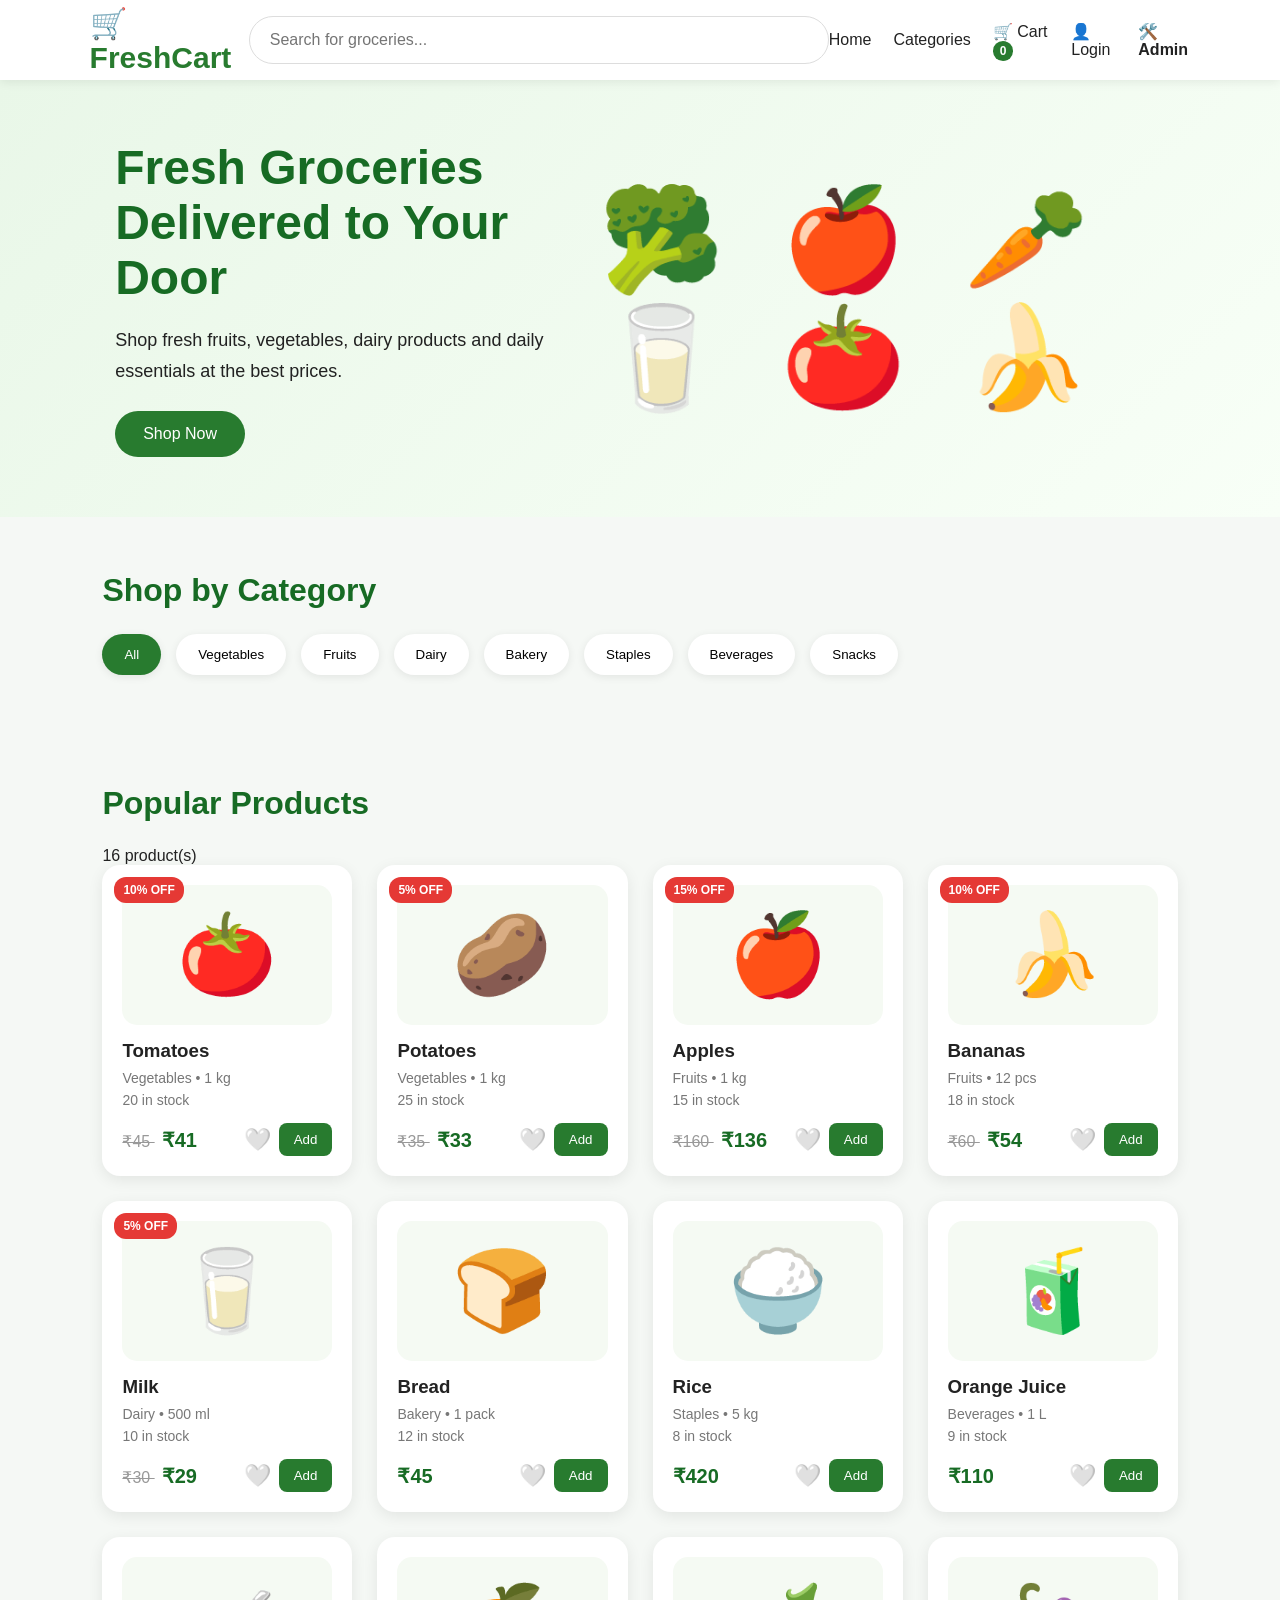
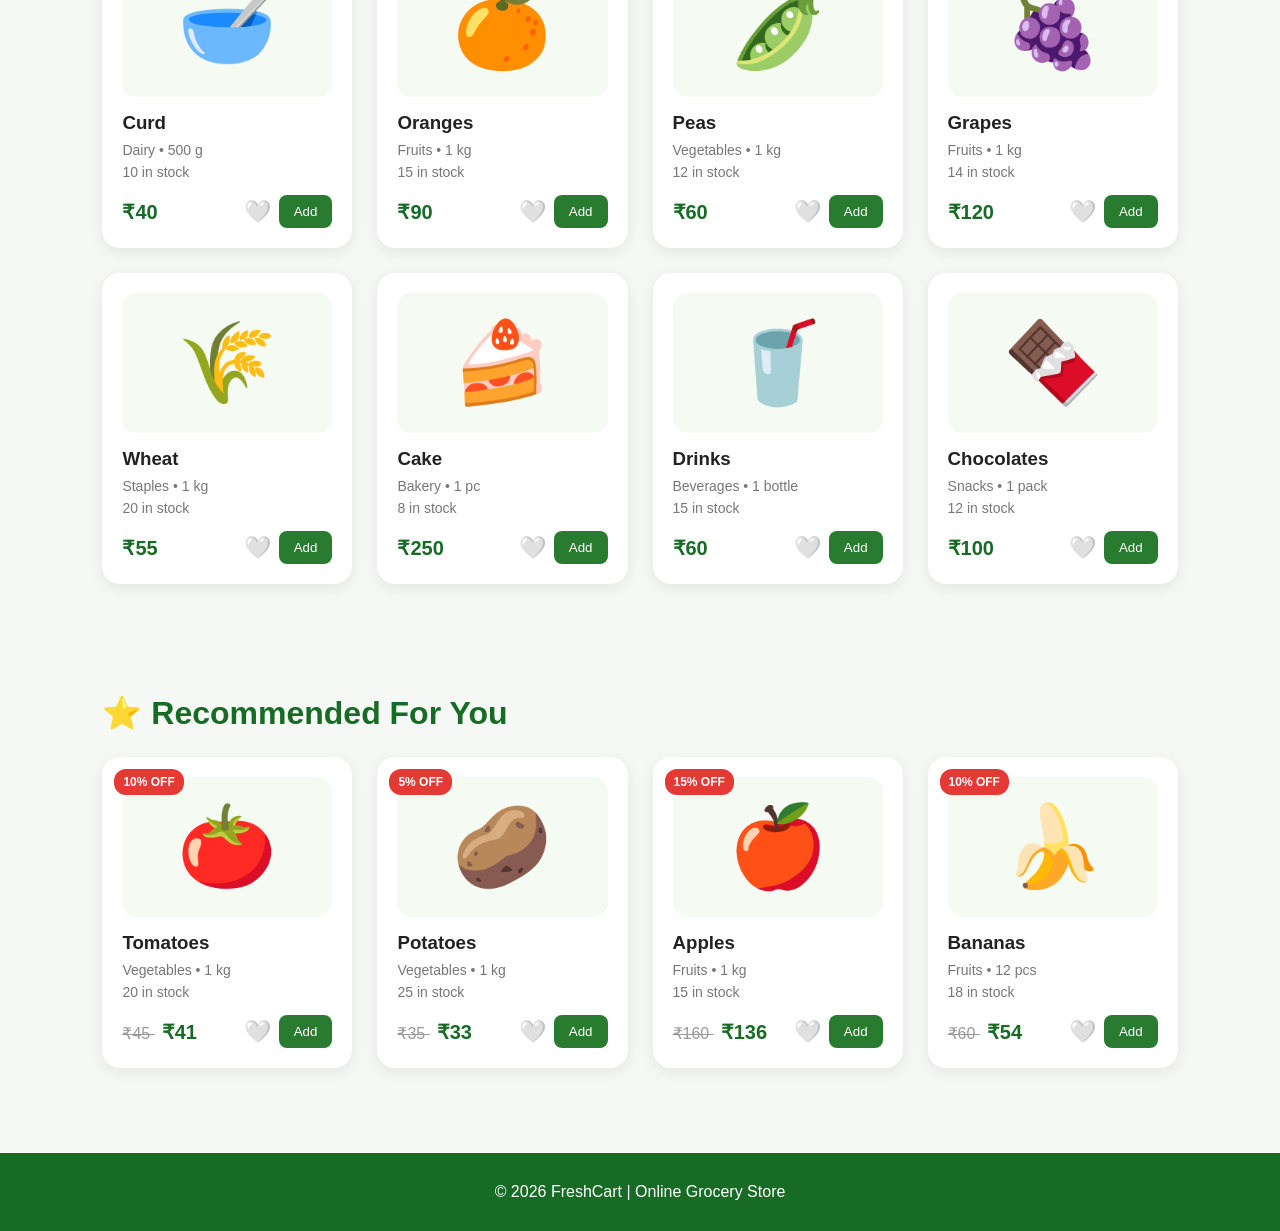
<file: index.html>
<!DOCTYPE html> 
<html lang="en"> 
 
<head> 
    <meta charset="UTF-8"> 
    <meta name="viewport" content="width=device-width, initial-scale=1.0"> 
 
    <title>FreshCart - Online Grocery Store</title> 
 
    <link rel="stylesheet" href="style.css"> 
</head> 
 
<body> 
 
    <!-- ================= NAVBAR ================= --> 
 
    <nav class="navbar"> 
 
        <div class="logo"> 
            🛒 FreshCart 
        </div> 
 
        <div class="search"> 
            <input id="searchInput" type="text" placeholder="Search for groceries..."> 
        </div> 
 
        <div class="nav-links"> 
 
            <span onclick="scrollToProducts()">Home</span> 
 
            <span onclick="scrollToCategories()">Categories</span> 
 
            <span id="cartBtn"> 
                🛒 Cart 
                <b id="cartCount">0</b> 
            </span> 
 
            <span id="loginBtn">👤 Login</span> 
 
            <span id="profileBtn" style="display:none;"> 
                👤 Profile 
            </span> 
 
            <!-- ADMIN BUTTON --> 
            <span id="adminBtn">🛠️ Admin</span> 
 
        </div> 
 
    </nav> 
 
 
    <!-- ================= HERO ================= --> 
 
    <section class="hero"> 
 
        <div class="hero-text"> 
 
            <h1>Fresh Groceries Delivered to Your Door</h1> 
 
            <p> 
                Shop fresh fruits, vegetables, dairy products 
                and daily essentials at the best prices. 
            </p> 
 
            <button class="shop-btn" onclick="scrollToProducts()"> 
                Shop Now 
            </button> 
 
        </div> 
 
        <div class="hero-image"> 
            🥦 🍎 🥕 🥛 🍅 🍌 
        </div> 
 
    </section> 
 
 
    <!-- ================= CATEGORIES ================= --> 
 
    <section class="categories" id="categoriesSection"> 
 
        <h2>Shop by Category</h2> 
 
        <div id="categoryButtons" class="category-container"></div> 
 
    </section> 
 
 
    <!-- ================= PRODUCTS ================= --> 
 
    <section class="products" id="productsSection"> 
 
        <h2>Popular Products</h2> 
 
        <p id="productResultText">0 product(s)</p> 
 
        <div id="productGrid" class="product-container"></div> 
 
    </section> 
 
 
    <!-- ================= RECOMMENDED ================= --> 
 
    <section class="products"> 
 
        <h2>⭐ Recommended For You</h2> 
 
        <div id="recommendedProducts" class="product-container"></div> 
 
    </section> 
 
 
    <!-- ================= OVERLAY ================= --> 
 
    <div id="overlay"></div> 
 
 
    <!-- ================= CART ================= --> 
 
    <div id="cartDrawer"> 
 
        <button id="closeCartBtn" class="close-btn">✕</button> 
 
        <h2>🛒 Your Cart</h2> 
 
        <div id="cartItems"> 
            <p>Your cart is empty.</p> 
        </div> 
 
        <div class="cart-summary"> 
 
            <p> 
                Subtotal: 
                ₹<span id="subtotal">0</span> 
            </p> 
 
            <p> 
                Discount: 
                ₹<span id="discount">0</span> 
            </p> 
 
            <p class="total"> 
                Total: 
                ₹<span id="total">0</span> 
            </p> 
 
        </div> 
 
        <div class="coupon"> 
 
            <input 
                id="couponInput" 
                type="text" 
                placeholder="Coupon code" 
            > 
 
            <button id="applyCouponBtn"> 
                Apply 
            </button> 
 
            <p id="couponMessage"></p> 
 
        </div> 
 
        <button id="checkoutBtn" class="checkout-btn"> 
            Place Order 
        </button> 
 
    </div> 
 
 
    <!-- ================= TRACKING ================= --> 
 
    <div id="trackingModal"> 
 
        <button id="closeTrackingBtn" class="close-btn"> 
            ✕ 
        </button> 
 
        <h2>📦 Track Your Order</h2> 
 
        <p id="trackingOrderId"> 
            No active order yet. 
        </p> 
 
        <div class="tracking"> 
 
            <div class="track-step"> 
                <span>1</span> 
                <p>Order Placed</p> 
            </div> 
 
            <div class="track-step"> 
                <span>2</span> 
                <p>Preparing</p> 
            </div> 
 
            <div class="track-step"> 
                <span>3</span> 
                <p>Out for Delivery</p> 
            </div> 
 
            <div class="track-step"> 
                <span>4</span> 
                <p>Delivered</p> 
            </div> 
 
        </div> 
 
        <button id="advanceTrackingBtn"> 
            Next Status 
        </button> 
 
    </div> 
 
 
    <!-- ================= LOGIN MODAL ================= --> 
 
    <div id="loginModal" class="auth-modal"> 
 
        <div class="auth-box"> 
 
            <button id="closeLoginBtn" class="close-auth"> 
                ✕ 
            </button> 
 
            <h2>Welcome Back 👋</h2> 
 
            <p>Login to your grocery account</p> 
 
            <input 
                type="email" 
                id="loginEmail" 
                placeholder="Email" 
            > 
 
            <input 
                type="password" 
                id="loginPassword" 
                placeholder="Password" 
            > 
 
            <button id="loginSubmitBtn" class="auth-btn"> 
                Login 
            </button> 
 
            <p id="loginMessage"></p> 
 
            <p> 
                New user? 
                <button id="showRegisterBtn" class="text-btn"> 
                    Register 
                </button> 
            </p> 
 
        </div> 
 
    </div> 
 
 
    <!-- ================= REGISTER MODAL ================= --> 
 
    <div id="registerModal" class="auth-modal"> 
 
        <div class="auth-box"> 
 
            <button id="closeRegisterBtn" class="close-auth"> 
                ✕ 
            </button> 
 
            <h2>Create Account 🛒</h2> 
 
            <p>Join our grocery store</p> 
 
            <input 
                type="text" 
                id="registerName" 
                placeholder="Full Name" 
            > 
 
            <input 
                type="email" 
                id="registerEmail" 
                placeholder="Email" 
            > 
 
            <input 
                type="password" 
                id="registerPassword" 
                placeholder="Password" 
            > 
 
            <button id="registerSubmitBtn" class="auth-btn"> 
                Register 
            </button> 
 
            <p id="registerMessage"></p> 
 
        </div> 
 
    </div> 
 
 
    <!-- ================= PROFILE MODAL ================= --> 
 
    <div id="profileModal" class="auth-modal"> 
 
        <div class="auth-box"> 
 
            <button id="closeProfileBtn" class="close-auth"> 
                ✕ 
            </button> 
 
            <h2>👤 My Profile</h2> 
 
            <p id="profileName"> 
                Name: 
            </p> 
 
            <p id="profileEmail"> 
                Email: 
            </p> 
 
            <hr> 
 
            <h3>📦 My Orders</h3> 
 
            <div id="myOrders"> 
                <p>No orders yet.</p> 
            </div> 
 
            <button id="logoutBtn" class="auth-btn"> 
                Logout 
            </button> 
 
        </div> 
 
    </div> 
 
 
    <!-- ================= ADMIN LOGIN MODAL ================= --> 
 
    <div id="adminLoginModal" class="auth-modal"> 
 
        <div class="auth-box"> 
 
            <button id="closeAdminLoginBtn" class="close-auth"> 
                ✕ 
            </button> 
 
            <h2>🛠️ Admin Login</h2> 
 
            <p>Login to manage FreshCart</p> 
 
            <input 
                type="email" 
                id="adminEmail" 
                placeholder="Admin Email" 
            > 
 
            <input 
                type="password" 
                id="adminPassword" 
                placeholder="Admin Password" 
            > 
 
            <button 
                id="adminLoginSubmitBtn" 
                class="auth-btn" 
            > 
                Admin Login 
            </button> 
 
            <p id="adminLoginMessage"></p> 
 
            <small> 
                Demo Admin: 
                admin@freshcart.com / admin123 
            </small> 
 
        </div> 
 
    </div> 
 
 
    <!-- ================= ADMIN DASHBOARD ================= --> 
 
    <section id="adminDashboard" class="admin-dashboard"> 
 
        <div class="admin-header"> 
 
            <div> 
 
                <h1> 
                    🛠️ Admin Dashboard 
                </h1> 
 
                <p> 
                    Manage users, products and orders 
                    from one place. 
                </p> 
 
            </div> 
 
            <button 
                id="adminLogoutBtn" 
                class="admin-logout-btn" 
            > 
                Logout 
            </button> 
 
        </div> 
 
 
        <!-- ================= STATISTICS ================= --> 
 
        <div class="admin-stats"> 
 
            <div class="stat-card"> 
 
                <span>👥</span> 
 
                <h3> 
                    Total Users 
                </h3> 
 
                <strong id="adminUserCount"> 
                    0 
                </strong> 
 
            </div> 
 
 
            <div class="stat-card"> 
 
                <span>📦</span> 
 
                <h3> 
                    Total Products 
                </h3> 
 
                <strong id="adminProductCount"> 
                    0 
                </strong> 
 
            </div> 
 
 
            <div class="stat-card"> 
 
                <span>🛒</span> 
 
                <h3> 
                    Total Orders 
                </h3> 
 
                <strong id="adminOrderCount"> 
                    0 
                </strong> 
 
            </div> 
 
 
            <div class="stat-card"> 
 
                <span>💰</span> 
 
                <h3> 
                    Total Sales 
                </h3> 
 
                <strong id="adminSales"> 
                    ₹0 
                </strong> 
 
            </div> 
 
        </div> 
 
 
        <!-- ================= USERS ================= --> 
 
        <div class="admin-panel"> 
 
            <div class="admin-panel-title"> 
 
                <h2> 
                    👥 Registered Users 
                </h2> 
 
                <button 
                    class="refresh-btn" 
                    onclick="renderAdminDashboard()" 
                > 
                    Refresh 
                </button> 
 
            </div> 
 
 
            <div class="admin-table-wrap"> 
 
                <table class="admin-table"> 
 
                    <thead> 
 
                        <tr> 
                            <th>Name</th> 
                            <th>Email</th> 
                            <th>Login Status</th> 
                        </tr> 
 
                    </thead> 
 
                    <tbody id="adminUsersTable"></tbody> 
 
                </table> 
 
            </div> 
 
        </div> 
 
 
        <!-- ================= PRODUCT MANAGEMENT ================= --> 
 
        <div class="admin-panel"> 
 
            <div class="admin-panel-title"> 
 
                <h2> 
                    📦 Product Management 
                </h2> 
 
            </div> 
 
 
            <div class="admin-form"> 
 
                <input 
                    id="adminProductName" 
                    type="text" 
                    placeholder="Product name" 
                > 
 
                <input 
                    id="adminProductCategory" 
                    type="text" 
                    placeholder="Category" 
                > 
 
                <input 
                    id="adminProductPrice" 
                    type="number" 
                    placeholder="Price" 
                > 
 
                <input 
                    id="adminProductStock" 
                    type="number" 
                    placeholder="Stock" 
                > 
 
                <input 
                    id="adminProductUnit" 
                    type="text" 
                    placeholder="Unit e.g. 1 kg" 
                > 
 
                <input 
                    id="adminProductEmoji" 
                    type="text" 
                    placeholder="Emoji e.g. 🍎" 
                > 
 
                <button 
                    id="adminAddProductBtn" 
                    class="admin-action-btn" 
                > 
                    + Add Product 
                </button> 
 
            </div> 
 
 
            <div class="admin-table-wrap"> 
 
                <table class="admin-table"> 
 
                    <thead> 
 
                        <tr> 
                            <th>Product</th> 
                            <th>Category</th> 
                            <th>Price</th> 
                            <th>Stock</th> 
                            <th>Action</th> 
                        </tr> 
 
                    </thead> 
 
                    <tbody id="adminProductsTable"></tbody> 
 
                </table> 
 
            </div> 
 
        </div> 
 
 
        <!-- ================= ORDERS ================= --> 
 
        <div class="admin-panel"> 
 
            <div class="admin-panel-title"> 
 
                <h2> 
                    🛒 Customer Orders 
                </h2> 
 
            </div> 
 
 
            <div class="admin-table-wrap"> 
 
                <table class="admin-table"> 
 
                    <thead> 
 
                        <tr> 
                            <th>Order ID</th> 
                            <th>User</th> 
                            <th>Total</th> 
                            <th>Status</th> 
                            <th>Date</th> 
                            <th>Action</th> 
                        </tr> 
 
                    </thead> 
 
                    <tbody id="adminOrdersTable"></tbody> 
 
                </table> 
 
            </div> 
 
        </div> 
 
    </section> 
 
 
    <!-- ================= FOOTER ================= --> 
 
    <footer> 
 
        <p> 
            © 2026 FreshCart | Online Grocery Store 
        </p> 
 
    </footer> 
 
 
    <!-- ================= JAVASCRIPT ================= --> 
 
    <script src="script.js"></script> 
 
</body> 
 
</html>
</file>
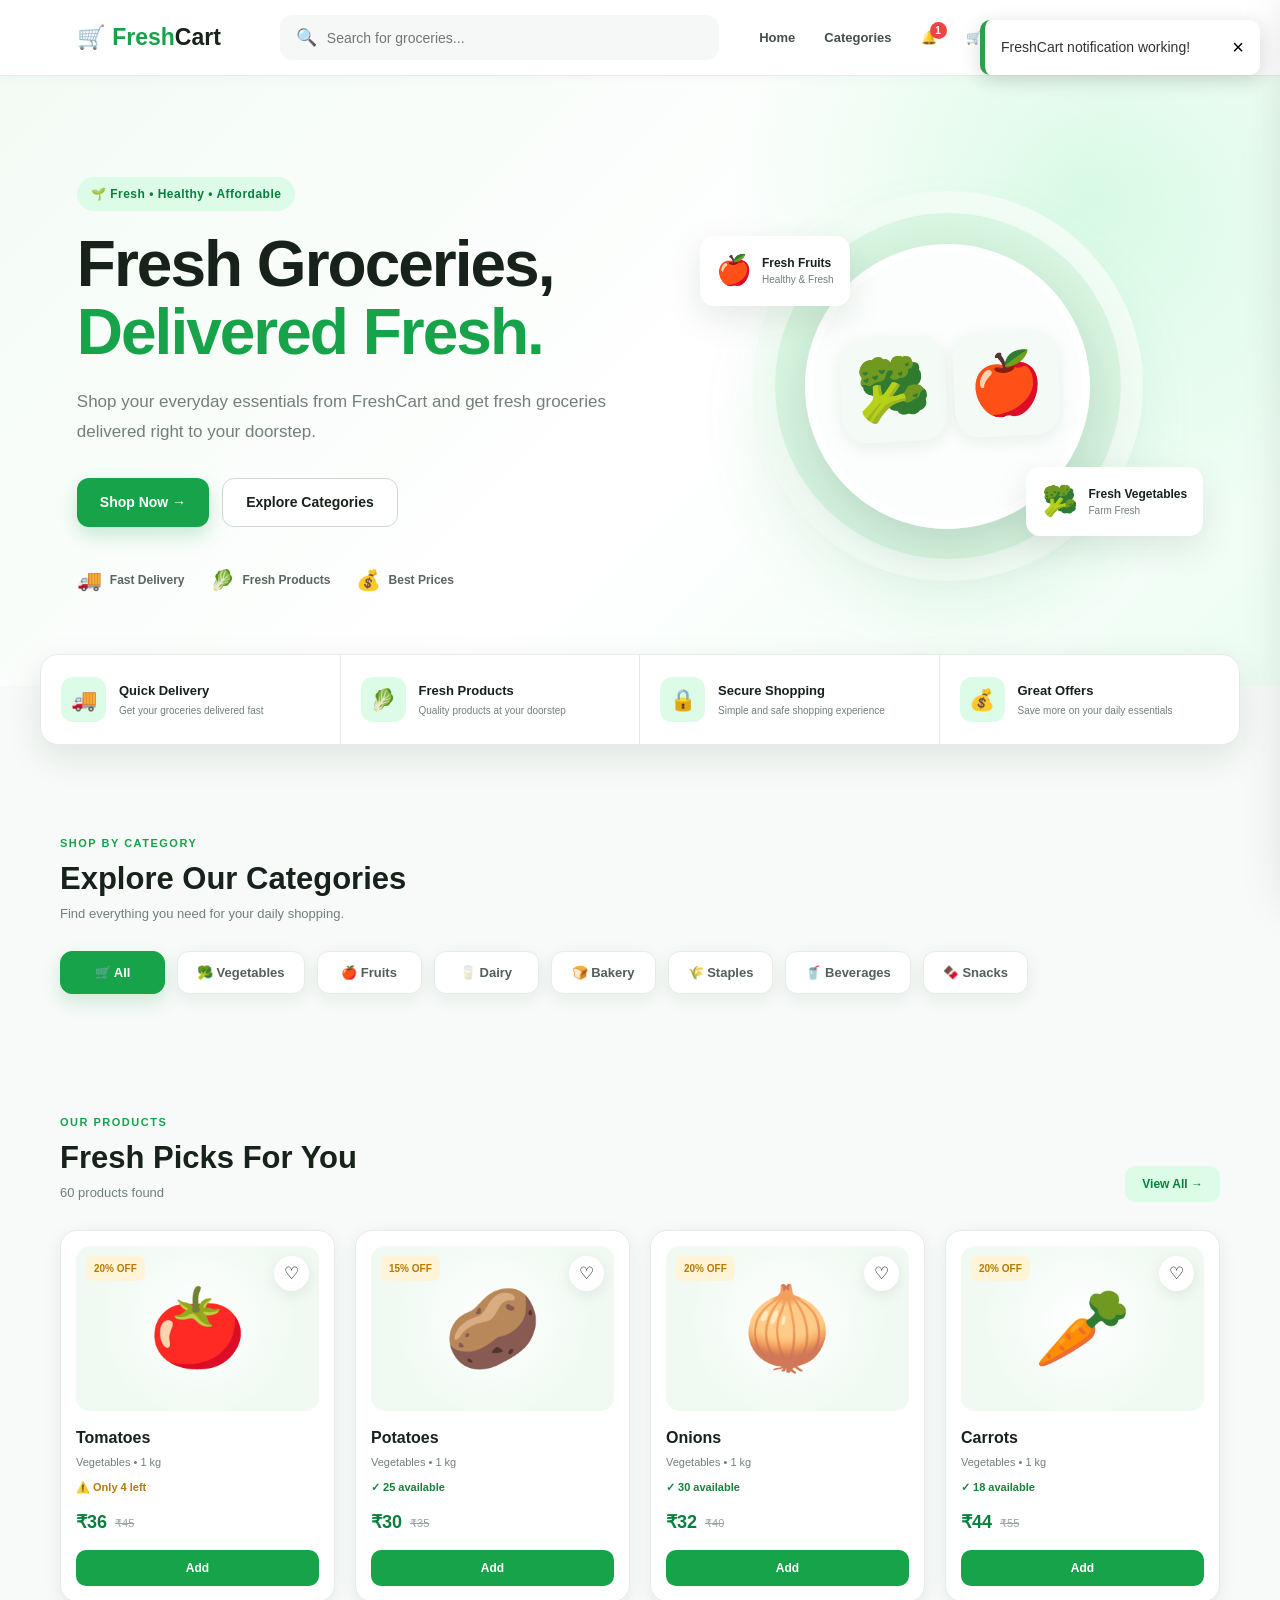
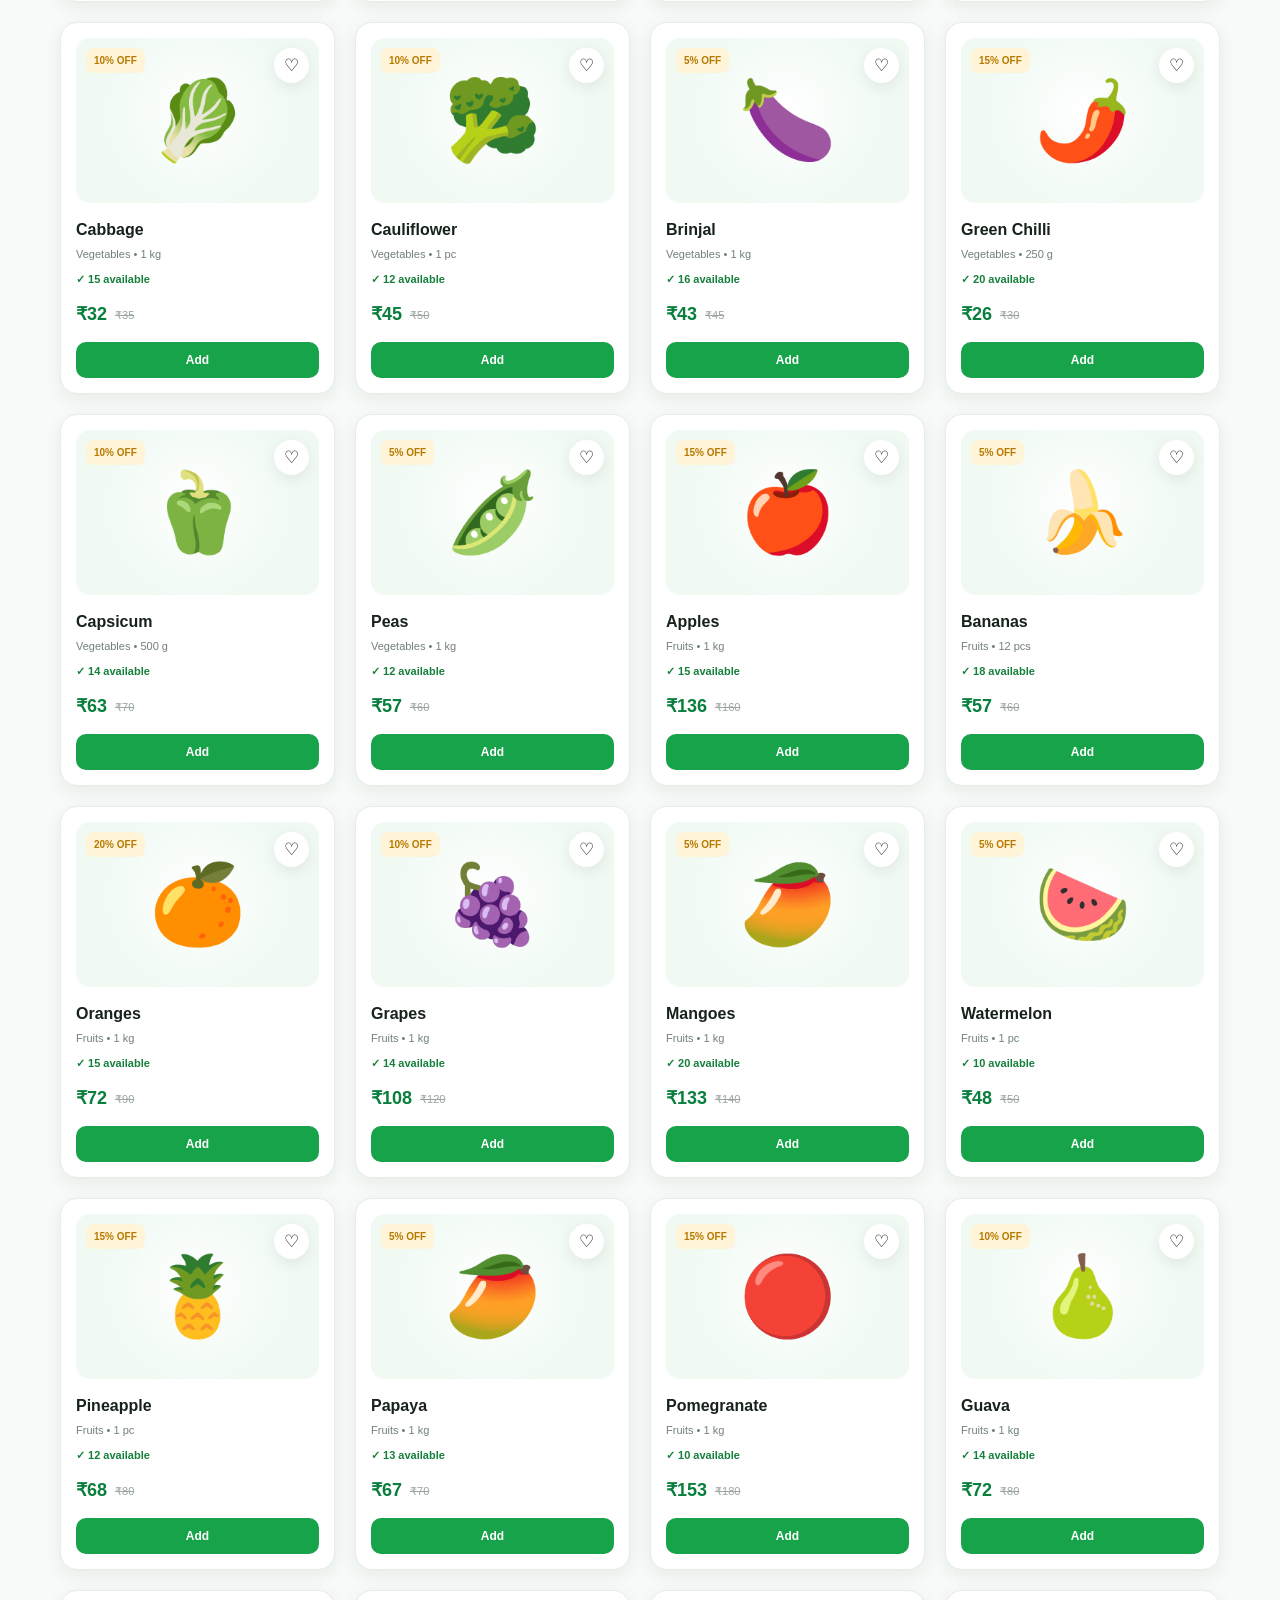
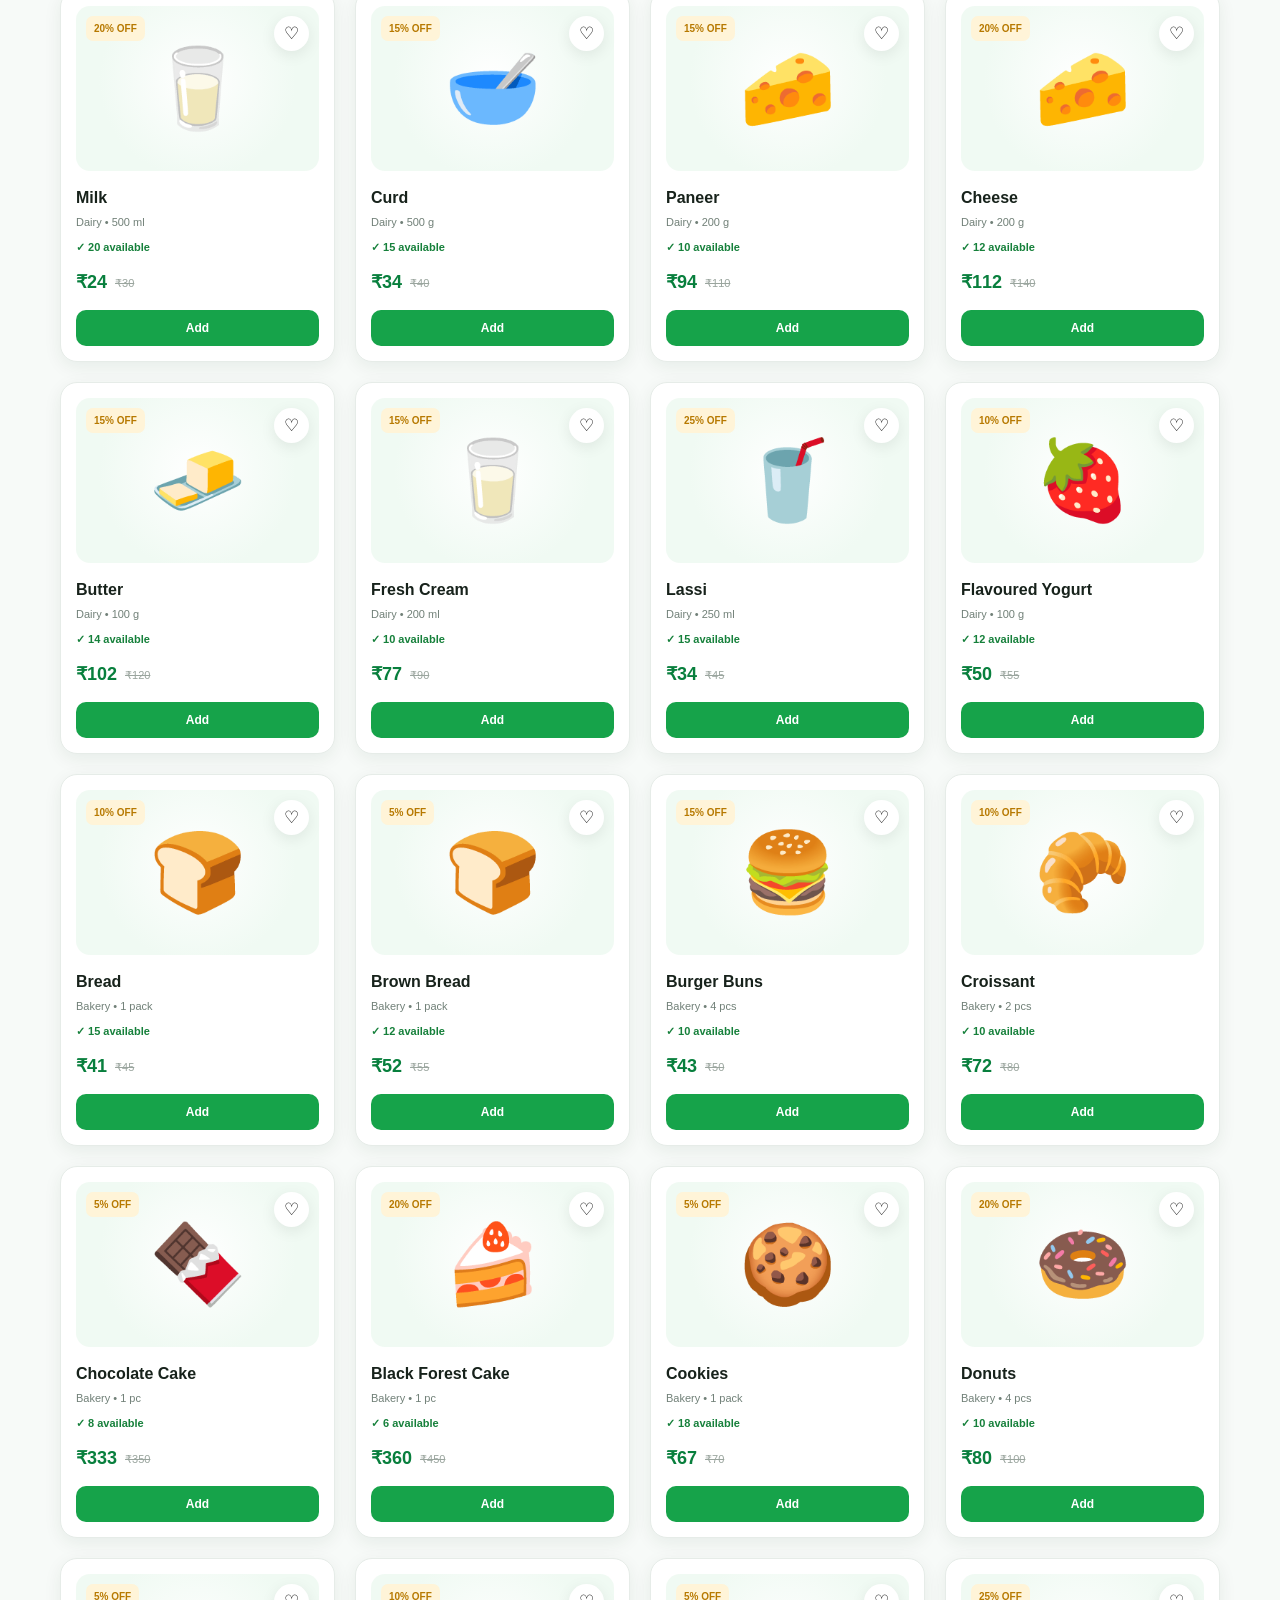
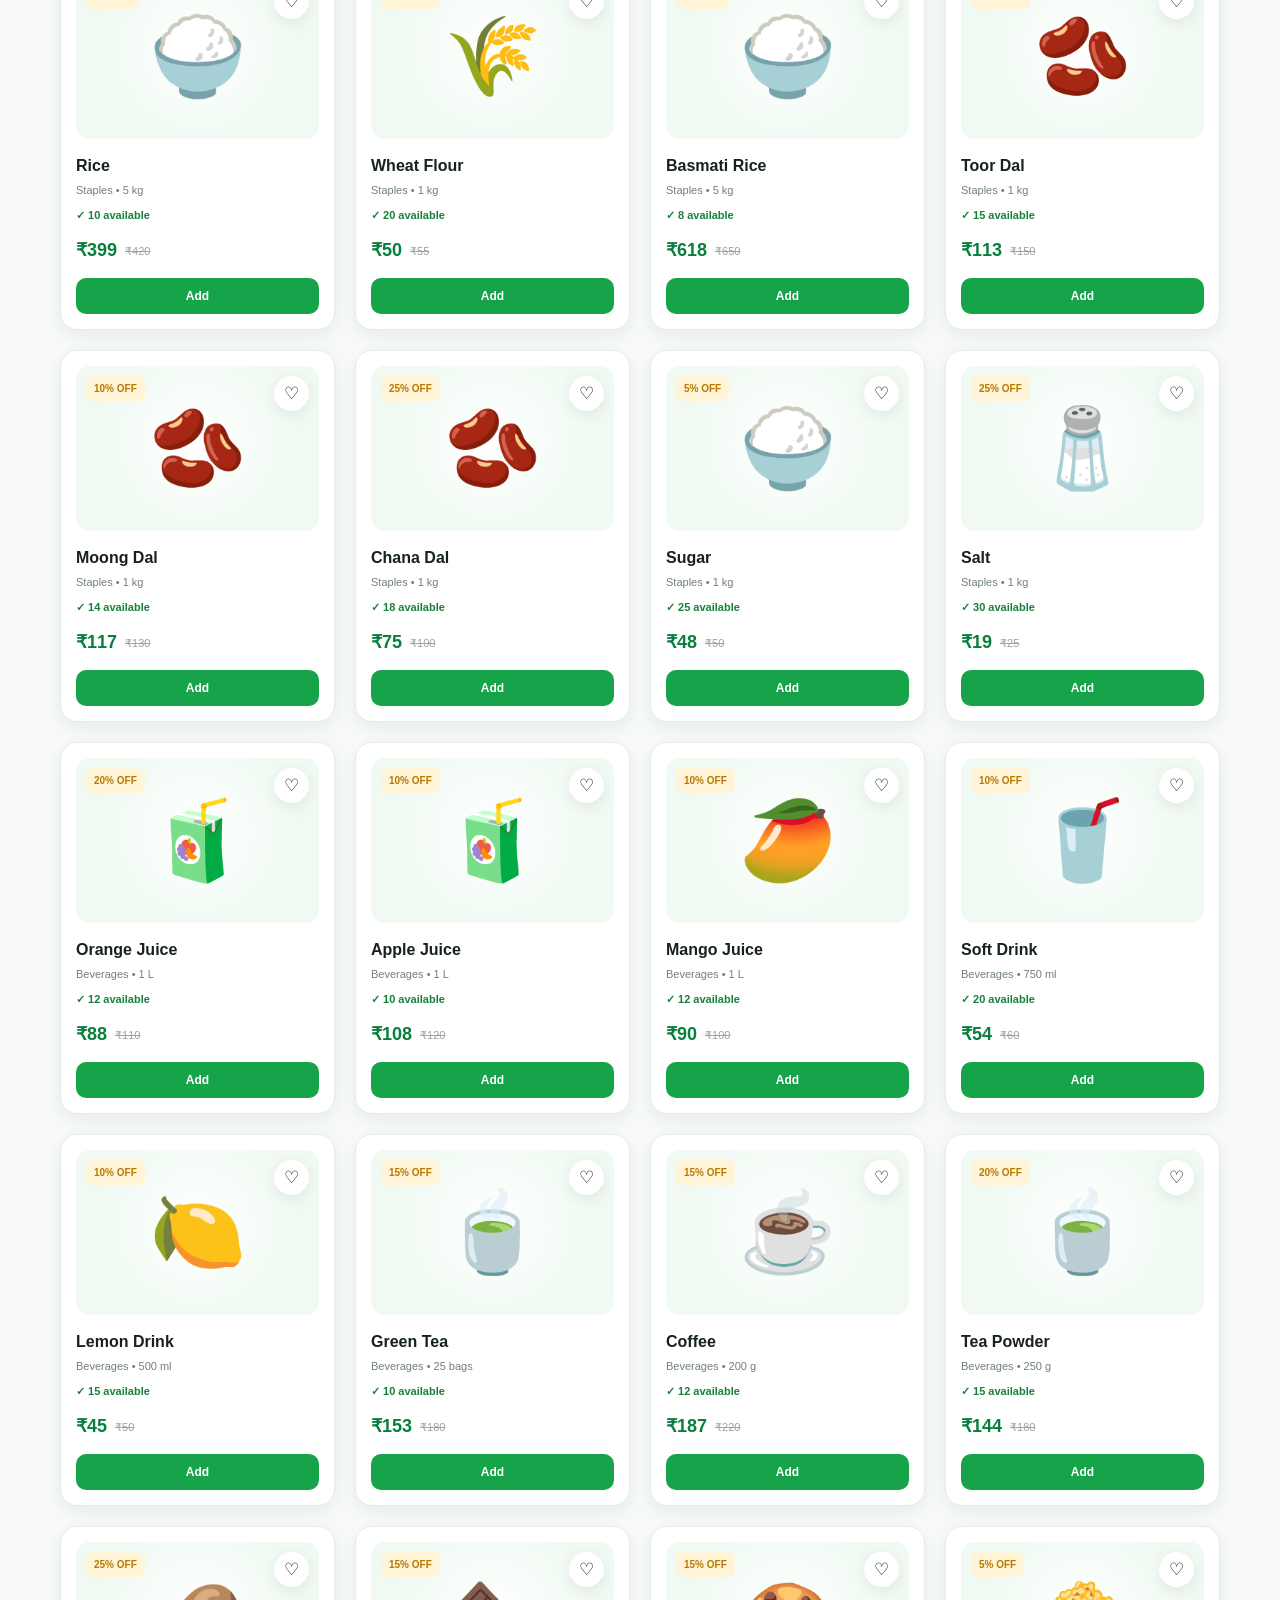
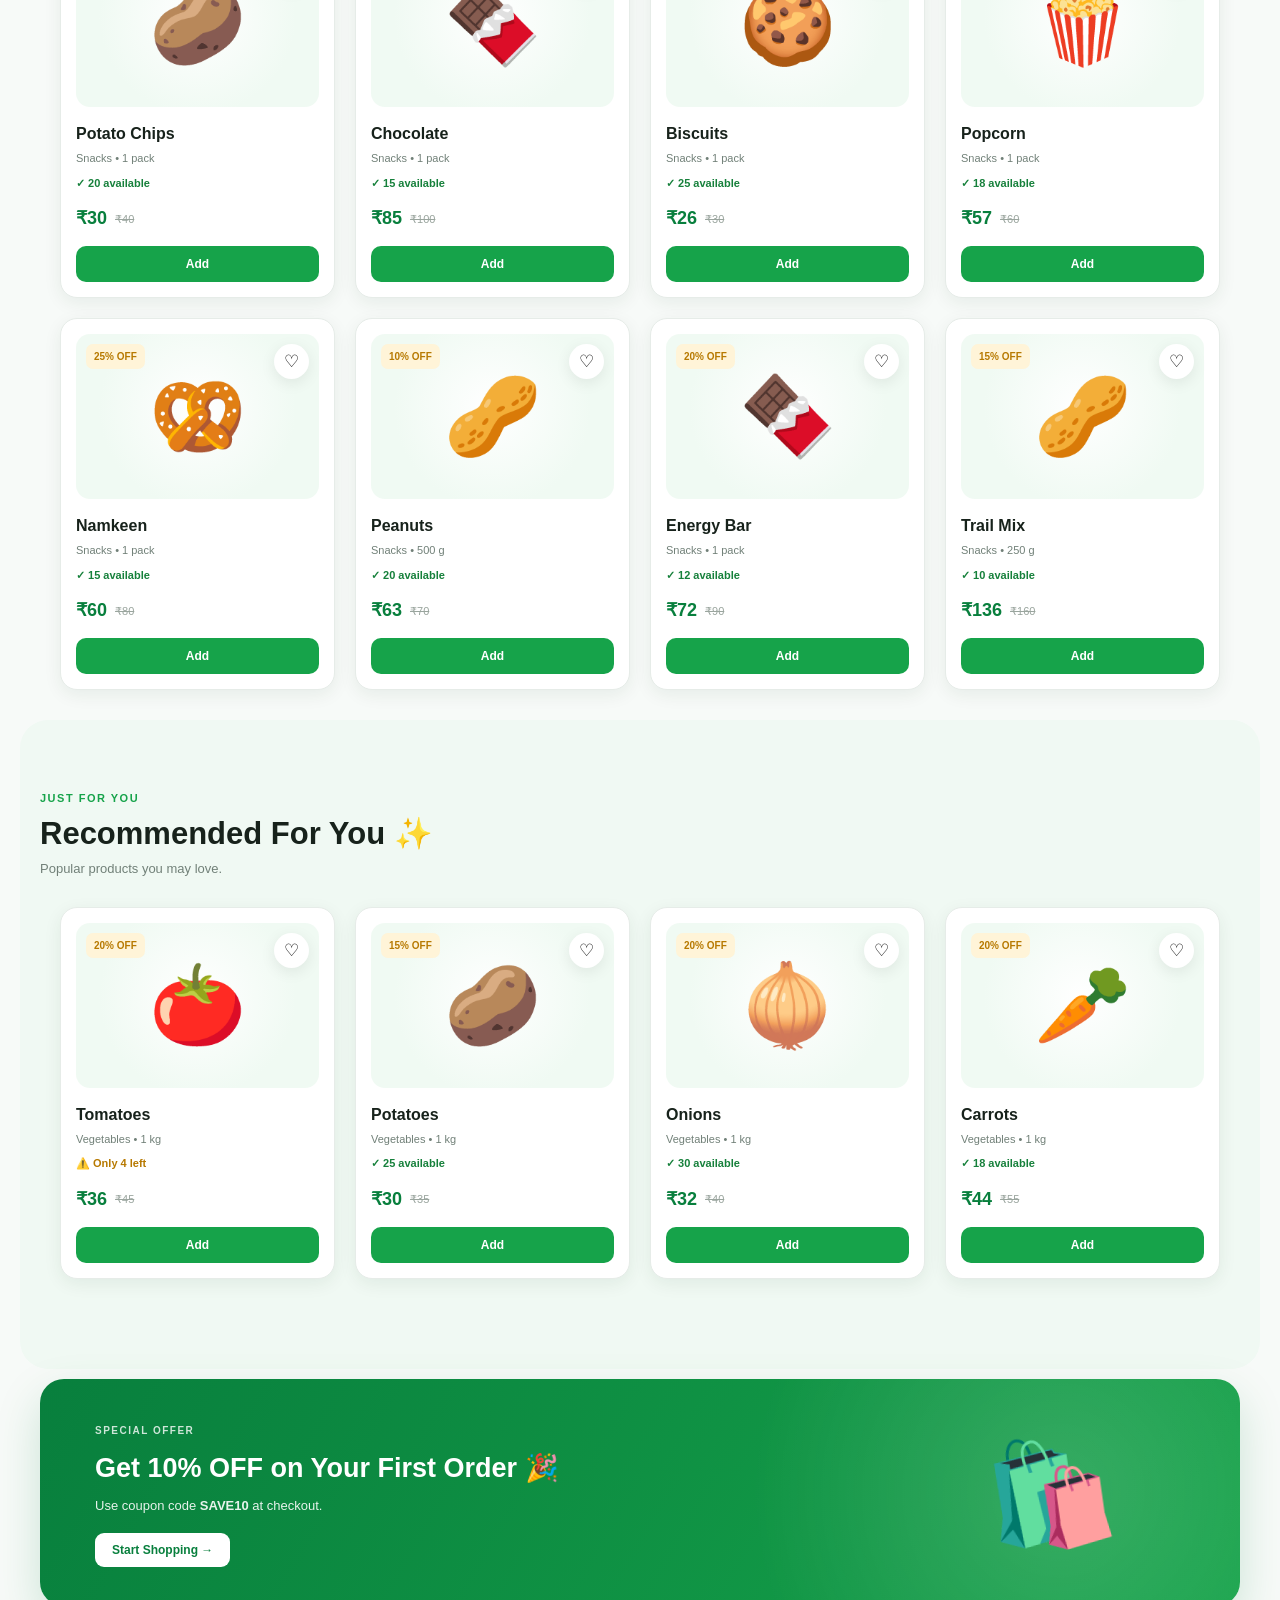
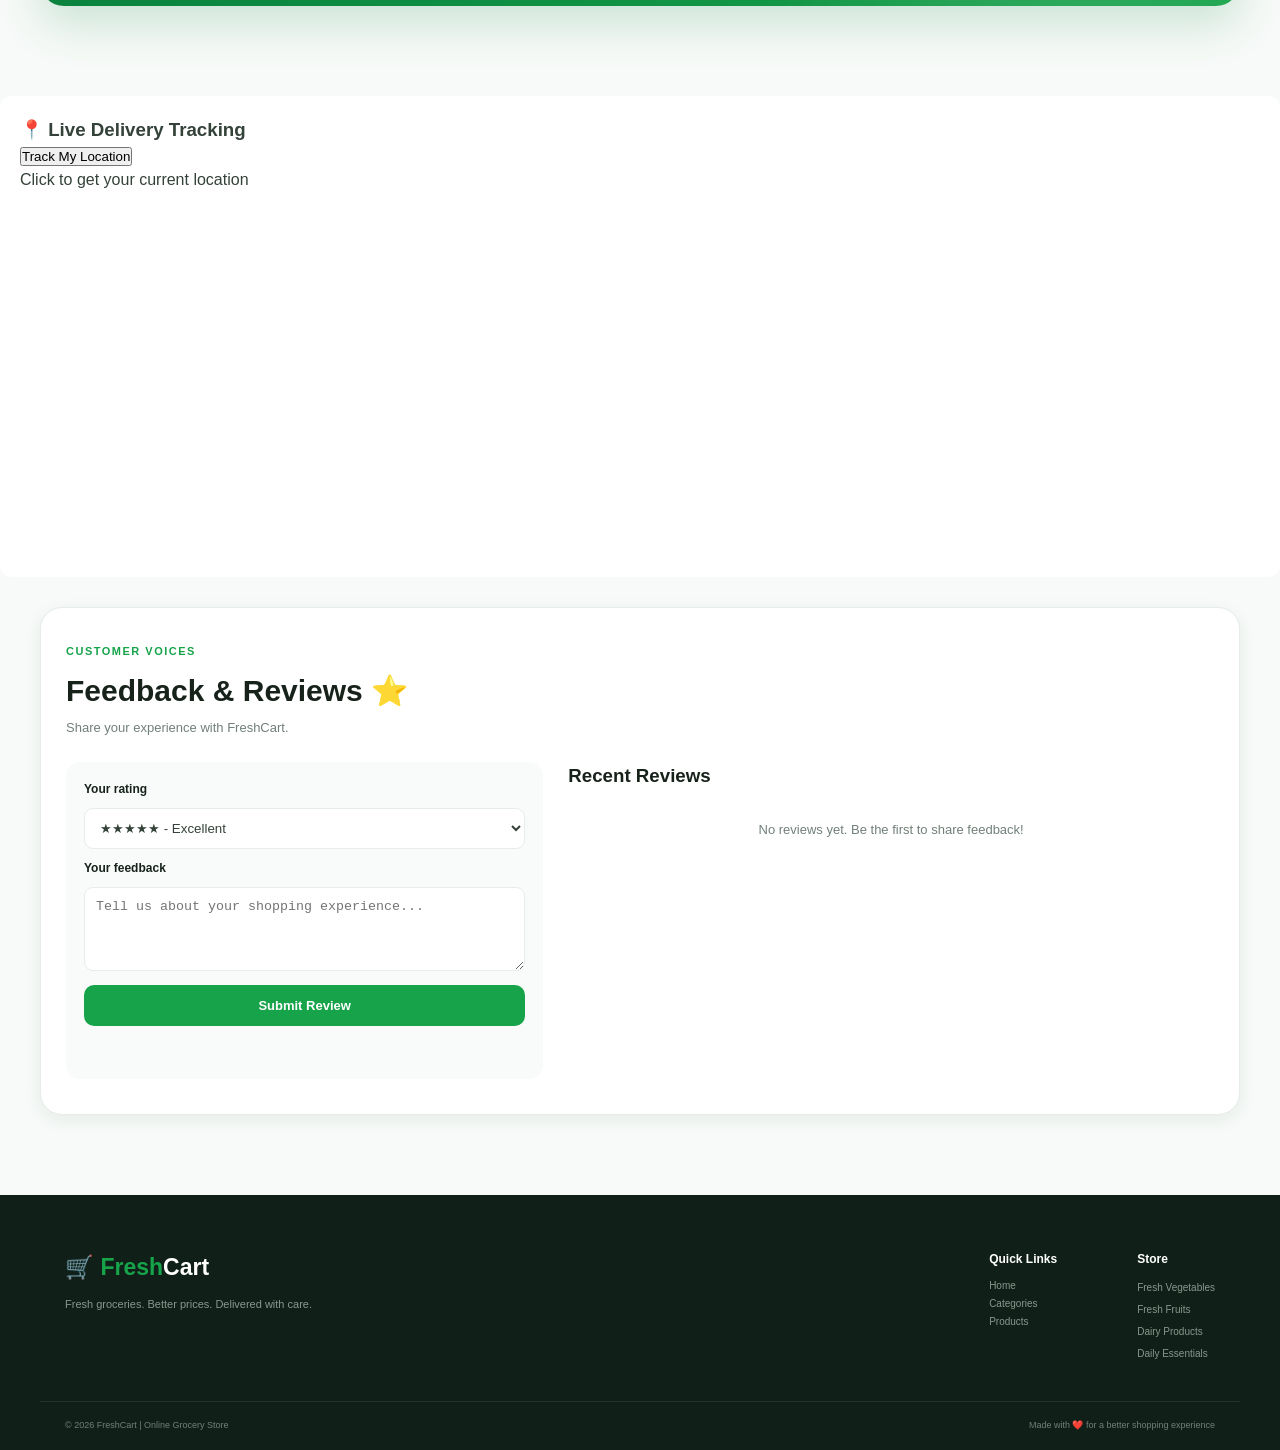
<file: FEDS6/Freshcart/freshcart/index.html>
<!DOCTYPE html>
<html lang="en">
<head>
    <meta charset="UTF-8">
    <meta name="viewport" content="width=device-width, initial-scale=1.0">

    <title>FreshCart - Online Grocery Store</title>

    <link rel="stylesheet" href="style.css">
</head>

<body>

    <!-- ================= NAVBAR ================= -->

    <header class="navbar">

        <div class="logo" onclick="scrollToHome()">
            🛒 <span>Fresh</span>Cart
        </div>

        <div class="search">
            <span>🔍</span>
            <input
                type="text"
                id="searchInput"
                placeholder="Search for groceries..."
            >
        </div>

        <nav class="nav-links">

            <button onclick="scrollToHome()">Home</button>

            <button onclick="scrollToCategories()">
                Categories
            </button>

            <button id="notificationBtn" class="notification-btn" aria-label="Notifications">
                🔔 <span id="notificationCount" class="notification-count">0</span>
            </button>

            <button id="cartBtn">
                🛒 Cart
                <span id="cartCount">0</span>
            </button>

            <button id="loginBtn">
                👤 Login
            </button>

            <button id="profileBtn" style="display:none;">
                👤 Profile
            </button>

           <button id="adminBtn" class="nav-btn" onclick="openModal('adminLoginModal')">
                    Admin
                    </button>

        </nav>

    </header>

    <!-- ================= NOTIFICATION CENTER ================= -->
    <div id="notificationPanel" class="notification-panel">
        <div class="notification-panel-header">
            <h3>Notifications 🔔</h3>
            <button id="markNotificationsReadBtn" class="text-btn">Mark all read</button>
        </div>
        <div id="notificationList" class="notification-list"></div>
    </div>


    <!-- ================= HERO SECTION ================= -->

    <section class="hero" id="home">

        <div class="hero-content">

            <div class="hero-text">

                <span class="hero-tag">
                    🌱 Fresh • Healthy • Affordable
                </span>

                <h1>
                    Fresh Groceries,
                    <span>Delivered Fresh.</span>
                </h1>

                <p>
                    Shop your everyday essentials from FreshCart
                    and get fresh groceries delivered right to your doorstep.
                </p>

                <div class="hero-buttons">

                    <button
                        class="shop-btn"
                        onclick="scrollToProducts()"
                    >
                        Shop Now →
                    </button>

                    <button
                        class="explore-btn"
                        onclick="scrollToCategories()"
                    >
                        Explore Categories
                    </button>

                </div>

                <div class="hero-features">

                    <div>
                        <strong>🚚</strong>
                        <span>Fast Delivery</span>
                    </div>

                    <div>
                        <strong>🥬</strong>
                        <span>Fresh Products</span>
                    </div>

                    <div>
                        <strong>💰</strong>
                        <span>Best Prices</span>
                    </div>

                </div>

            </div>


            <div class="hero-visual">

                <div class="hero-circle"></div>

                <div class="floating-card card-one">
                    🍎
                    <div>
                        <strong>Fresh Fruits</strong>
                        <small>Healthy & Fresh</small>
                    </div>
                </div>

                <div class="floating-card card-two">
                    🥦
                    <div>
                        <strong>Fresh Vegetables</strong>
                        <small>Farm Fresh</small>
                    </div>
                </div>

                <div class="grocery-display">

                    <div>🥦</div>
                    <div>🍎</div>
                    <div>🥕</div>
                    <div>🥛</div>
                    <div>🍅</div>
                    <div>🍌</div>

                </div>

            </div>

        </div>

    </section>


    <!-- ================= QUICK FEATURES ================= -->

    <section class="features">

        <div class="feature-box">
            <div class="feature-icon">🚚</div>
            <div>
                <h3>Quick Delivery</h3>
                <p>Get your groceries delivered fast</p>
            </div>
        </div>

        <div class="feature-box">
            <div class="feature-icon">🥬</div>
            <div>
                <h3>Fresh Products</h3>
                <p>Quality products at your doorstep</p>
            </div>
        </div>

        <div class="feature-box">
            <div class="feature-icon">🔒</div>
            <div>
                <h3>Secure Shopping</h3>
                <p>Simple and safe shopping experience</p>
            </div>
        </div>

        <div class="feature-box">
            <div class="feature-icon">💰</div>
            <div>
                <h3>Great Offers</h3>
                <p>Save more on your daily essentials</p>
            </div>
        </div>

    </section>


    <!-- ================= CATEGORIES ================= -->

    <section
        class="categories"
        id="categoriesSection"
    >

        <div class="section-heading">

            <div>
                <span class="section-label">
                    SHOP BY CATEGORY
                </span>

                <h2>
                    Explore Our Categories
                </h2>

                <p>
                    Find everything you need for your daily shopping.
                </p>
            </div>

        </div>

        <div
            class="category-container"
            id="categoryButtons"
        ></div>

    </section>


    <!-- ================= PRODUCTS ================= -->

    <section
        class="products"
        id="productsSection"
    >

        <div class="products-header">

            <div>

                <span class="section-label">
                    OUR PRODUCTS
                </span>

                <h2>
                    Fresh Picks For You
                </h2>

                <p id="productResultText">
                    Showing all products
                </p>

            </div>

            <button
                class="view-all-btn"
                onclick="showAllProducts()"
            >
                View All →
            </button>

        </div>


        <div
            class="product-container"
            id="productGrid"
        ></div>

    </section>


    <!-- ================= RECOMMENDATIONS ================= -->

    <section class="recommendations">

        <div class="recommendation-header">

            <div>

                <span class="section-label">
                    JUST FOR YOU
                </span>

                <h2>
                    Recommended For You ✨
                </h2>

                <p>
                    Popular products you may love.
                </p>

            </div>

        </div>

        <div
            class="product-container"
            id="recommendedProducts"
        ></div>

    </section>


    <!-- ================= OFFER BANNER ================= -->

    <section class="offer-banner">

        <div class="offer-content">

            <span class="offer-small">
                SPECIAL OFFER
            </span>

            <h2>
                Get 10% OFF on Your First Order 🎉
            </h2>

            <p>
                Use coupon code <strong>SAVE10</strong>
                at checkout.
            </p>

            <button onclick="scrollToProducts()">
                Start Shopping →
            </button>

        </div>

        <div class="offer-icon">
            🛍️
        </div>

    </section>


    <!-- ================= OVERLAY ================= -->

    <div id="overlay"></div>


    <!-- ================= CART DRAWER ================= -->

    <aside
        id="cartDrawer"
        class="cart-drawer"
    >

        <div class="cart-header">

            <div>
                <span class="section-label">
                    YOUR BAG
                </span>

                <h2>
                    Shopping Cart 🛒
                </h2>
            </div>

            <button
                id="closeCartBtn"
                class="close-btn"
            >
                ✕
            </button>

        </div>


        <div
            id="cartItems"
            class="cart-items"
        ></div>


        <div class="cart-summary">

            <div class="summary-row">
                <span>Subtotal</span>
                <strong id="subtotal">₹0</strong>
            </div>

            <div class="summary-row discount-row">
                <span>Discount</span>
                <strong id="discount">₹0</strong>
            </div>

            <div class="summary-divider"></div>

            <div class="summary-row total">
                <span>Total</span>
                <strong id="total">₹0</strong>
            </div>


            <div class="coupon">

                <input
                    type="text"
                    id="couponInput"
                    placeholder="Enter coupon code"
                >

                <button id="applyCouponBtn">
                    Apply
                </button>

            </div>

            <p
                id="couponMessage"
                class="coupon-message"
            ></p>


            <button
                id="checkoutBtn"
                class="checkout-btn"
            >
                Proceed to Checkout →
            </button>

        </div>

    </aside>


    <!-- ================= TRACKING MODAL ================= -->

    <div
        id="trackingModal"
        class="tracking-modal"
    >

        <div class="tracking-box">

            <button
                id="closeTrackingBtn"
                class="close-btn"
            >
                ✕
            </button>

            <span class="section-label">
                ORDER STATUS
            </span>

            <h2>
                Track Your Order 📦
            </h2>

            <p>
                Order ID:
                <strong id="trackingOrderId">
                    -
                </strong>
            </p>


            <div class="tracking">

                <div class="track-step active">
                    <div class="track-icon">
                        ✓
                    </div>

                    <div>
                        <strong>Order Placed</strong>
                        <small>Your order has been received</small>
                    </div>
                </div>


                <div class="track-line"></div>


                <div class="track-step">
                    <div class="track-icon">
                        2
                    </div>

                    <div>
                        <strong>Preparing</strong>
                        <small>Your groceries are being packed</small>
                    </div>
                </div>


                <div class="track-line"></div>


                <div class="track-step">
                    <div class="track-icon">
                        3
                    </div>

                    <div>
                        <strong>Out for Delivery</strong>
                        <small>Your order is on the way</small>
                    </div>
                </div>


                <div class="track-line"></div>


                <div class="track-step">
                    <div class="track-icon">
                        4
                    </div>

                    <div>
                        <strong>Delivered</strong>
                        <small>Enjoy your fresh groceries!</small>
                    </div>
                </div>

            </div>


            <button
                id="advanceTrackingBtn"
                class="checkout-btn"
            >
                Update Order Status →
            </button>

        </div>

    </div>

<div class="live-tracking">
    <h3>📍 Live Delivery Tracking</h3>

    <button onclick="getLiveLocation()">
        Track My Location
    </button>

    <p id="location-status">
        Click to get your current location
    </p>

    <div id="delivery-map"></div>
</div>
    <!-- ================= PAYMENT MODULE ================= -->
    <div id="paymentModal" class="auth-modal">
        <div class="auth-box payment-box">
            <button id="closePaymentBtn" class="close-auth">✕</button>
            <div class="auth-icon">💳</div>
            <h2>Checkout & Payment</h2>
            <p>Choose a payment method for your order.</p>

            <div class="payment-summary">
                <span>Amount to pay</span>
                <strong id="paymentAmount">₹0</strong>
            </div>

            <label class="payment-option">
                <input type="radio" name="paymentMethod" value="UPI" checked>
                <span>📱 UPI</span>
                <small>Demo payment</small>
            </label>
            <label class="payment-option">
                <input type="radio" name="paymentMethod" value="Card">
                <span>💳 Card</span>
                <small>Demo payment</small>
            </label>
            <label class="payment-option">
                <input type="radio" name="paymentMethod" value="Cash on Delivery">
                <span>🚚 Cash on Delivery</span>
                <small>Pay when order arrives</small>
            </label>
            <p class="demo-payment-note">This is a simulated payment for project demonstration. No real money is charged.</p>
            <button id="confirmPaymentBtn" class="auth-btn">Confirm Order & Pay →</button>
            <p id="paymentMessage" class="auth-message"></p>
        </div>
    </div>


    <!-- ================= LOGIN MODAL ================= -->

    <div
        id="loginModal"
        class="auth-modal"
    >

        <div class="auth-box">

            <button
                id="closeLoginBtn"
                class="close-auth"
            >
                ✕
            </button>

            <div class="auth-icon">
                👋
            </div>

            <h2>
                Welcome Back!
            </h2>

            <p>
                Login to continue shopping with FreshCart.
            </p>


            <input
                type="email"
                id="loginEmail"
                placeholder="Email address"
            >

            <input
                type="password"
                id="loginPassword"
                placeholder="Password"
            >


            <button
                id="loginSubmitBtn"
                class="auth-btn"
            >
                Login →
            </button>


            <p
                id="loginMessage"
                class="auth-message"
            ></p>


            <div class="auth-switch">

                Don't have an account?

                <button
                    id="showRegisterBtn"
                    class="text-btn"
                >
                    Register
                </button>

            </div>

        </div>

    </div>


    <!-- ================= REGISTER MODAL ================= -->

    <div
        id="registerModal"
        class="auth-modal"
    >

        <div class="auth-box">

            <button
                id="closeRegisterBtn"
                class="close-auth"
            >
                ✕
            </button>

            <div class="auth-icon">
                🌱
            </div>

            <h2>
                Create Account
            </h2>

            <p>
                Join FreshCart and start shopping fresh.
            </p>


            <input
                type="text"
                id="registerName"
                placeholder="Full name"
            >

            <input
                type="email"
                id="registerEmail"
                placeholder="Email address"
            >

            <input
                type="password"
                id="registerPassword"
                placeholder="Create password"
            >


            <button
                id="registerSubmitBtn"
                class="auth-btn"
            >
                Create Account →
            </button>


            <p
                id="registerMessage"
                class="auth-message"
            ></p>


            <div class="auth-switch">

                Already have an account?

                <button
                    onclick="switchToLogin()"
                    class="text-btn"
                >
                    Login
                </button>

            </div>

        </div>

    </div>


    <!-- ================= PROFILE MODAL ================= -->

    <div
        id="profileModal"
        class="auth-modal"
    >

        <div class="profile-box">

            <button
                id="closeProfileBtn"
                class="close-auth"
            >
                ✕
            </button>


            <div class="profile-top">

                <div class="profile-avatar">
                    👤
                </div>

                <div>
                    <span class="section-label">
                        MY ACCOUNT
                    </span>

                    <h2 id="profileName">
                        User
                    </h2>

                    <p id="profileEmail">
                        user@email.com
                    </p>
                </div>

            </div>


            <div class="orders-section">

                <div class="orders-heading">

                    <h3>
                        My Orders 📦
                    </h3>

                </div>

                <div id="myOrders"></div>

            </div>


            <button
                id="logoutBtn"
                class="logout-btn"
            >
                Logout
            </button>

        </div>

    </div>


    <!-- ================= ADMIN LOGIN ================= -->

    <div
        id="adminLoginModal"
        class="auth-modal"
    >

        <div class="auth-box admin-login-box">

            <button
                id="closeAdminLoginBtn"
                class="close-auth"
            >
                ✕
            </button>

            <div class="auth-icon">
                ⚙️
            </div>

            <h2>
                Admin Login
            </h2>

            <p>
                Login to manage your FreshCart store.
            </p>


            <input
                type="email"
                id="adminEmail"
                placeholder="Admin email"
            >

            <input
                type="password"
                id="adminPassword"
                placeholder="Admin password"
            >


            <button
                id="adminLoginSubmitBtn"
                class="auth-btn"
            >
                Login as Admin →
            </button>


            <p
                id="adminLoginMessage"
                class="auth-message"
            ></p>


            <div class="demo-login">

                <strong>Demo Credentials</strong>

                <span>
                    Email: admin@freshcart.com
                </span>

                <span>
                    Password: admin123
                </span>

            </div>

        </div>

    </div>


    <!-- ================= ADMIN DASHBOARD ================= -->

    <section
        id="adminDashboard"
        class="admin-dashboard"
    >

        <div class="admin-header">

            <div>

                <span class="section-label">
                    ADMIN PANEL
                </span>

                <h1>
                    FreshCart Dashboard ⚙️
                </h1>

                <p>
                    Manage products, users and customer orders.
                </p>

            </div>

            <button
                id="adminLogoutBtn"
                class="logout-btn"
            >
                Logout Admin
            </button>

        </div>


        <!-- Admin Stats -->

        <div class="admin-stats">

            <div class="stat-card">

                <span class="stat-icon">
                    👥
                </span>

                <div>
                    <small>Total Users</small>
                    <h2 id="adminUserCount">0</h2>
                </div>

            </div>


            <div class="stat-card">

                <span class="stat-icon">
                    🛒
                </span>

                <div>
                    <small>Total Products</small>
                    <h2 id="adminProductCount">0</h2>
                </div>

            </div>


            <div class="stat-card">

                <span class="stat-icon">
                    📦
                </span>

                <div>
                    <small>Total Orders</small>
                    <h2 id="adminOrderCount">0</h2>
                </div>

            </div>


            <div class="stat-card">

                <span class="stat-icon">
                    💰
                </span>

                <div>
                    <small>Total Sales</small>
                    <h2 id="adminSales">₹0</h2>
                </div>

            </div>

        </div>


        <!-- ================= USERS ================= -->

        <div class="admin-panel">

            <div class="admin-panel-title">

                <div>
                    <span class="section-label">
                        USER MANAGEMENT
                    </span>

                    <h2>
                        Registered Users
                    </h2>
                </div>

                <button
                    class="refresh-btn"
                    onclick="renderAdminDashboard()"
                >
                    🔄 Refresh
                </button>

            </div>


            <div class="admin-table-wrap">

                <table class="admin-table">

                    <thead>

                        <tr>
                            <th>Name</th>
                            <th>Email</th>
                            <th>Status</th>
                        </tr>

                    </thead>

                    <tbody id="adminUsersTable"></tbody>

                </table>

            </div>

        </div>


        <!-- ================= ADD PRODUCT ================= -->

        <div class="admin-panel">

            <div class="admin-panel-title">

                <div>
                    <span class="section-label">
                        PRODUCT MANAGEMENT
                    </span>

                    <h2>
                        Add New Product
                    </h2>
                </div>

            </div>


            <div class="admin-form">

                <input
                    type="text"
                    id="adminProductName"
                    placeholder="Product name"
                >

                <select id="adminProductCategory">

                    <option value="">
                        Select Category
                    </option>

                    <option value="Vegetables">
                        Vegetables
                    </option>

                    <option value="Fruits">
                        Fruits
                    </option>

                    <option value="Dairy">
                        Dairy
                    </option>

                    <option value="Bakery">
                        Bakery
                    </option>

                    <option value="Staples">
                        Staples
                    </option>

                    <option value="Beverages">
                        Beverages
                    </option>

                    <option value="Snacks">
                        Snacks
                    </option>

                </select>


                <input
                    type="number"
                    id="adminProductPrice"
                    placeholder="Price ₹"
                >

                <input
                    type="number"
                    id="adminProductStock"
                    placeholder="Stock"
                >

                <input
                    type="text"
                    id="adminProductUnit"
                    placeholder="Unit e.g. 1 kg"
                >

                <input
                    type="text"
                    id="adminProductEmoji"
                    placeholder="Emoji e.g. 🍎"
                >

                <button
                    id="adminAddProductBtn"
                    class="admin-action-btn"
                >
                    + Add Product
                </button>

            </div>

        </div>


        <!-- ================= INVENTORY ALERTS ================= -->
        <div class="admin-panel inventory-alert-panel">
            <div class="admin-panel-title">
                <div>
                    <span class="section-label">STOCK CONTROL</span>
                    <h2>Inventory Alerts</h2>
                </div>
                <span id="inventoryAlertCount" class="inventory-alert-count">0 alerts</span>
            </div>
            <div id="inventoryAlerts" class="inventory-alert-list"></div>
        </div>


        <!-- ================= PRODUCTS TABLE ================= -->

        <div class="admin-panel">

            <div class="admin-panel-title">

                <div>
                    <span class="section-label">
                        INVENTORY
                    </span>

                    <h2>
                        Product Inventory
                    </h2>
                </div>

            </div>


            <div class="admin-table-wrap">

                <table class="admin-table">

                    <thead>

                        <tr>
                            <th>Product</th>
                            <th>Category</th>
                            <th>Price</th>
                            <th>Offer</th>
                            <th>Stock</th>
                            <th>Action</th>
                        </tr>

                    </thead>

                    <tbody id="adminProductsTable"></tbody>

                </table>

            </div>

        </div>


        <!-- ================= ORDERS TABLE ================= -->

        <div class="admin-panel">

            <div class="admin-panel-title">

                <div>
                    <span class="section-label">
                        ORDER MANAGEMENT
                    </span>

                    <h2>
                        Customer Orders
                    </h2>
                </div>

            </div>


            <div class="admin-table-wrap">

                <table class="admin-table">

                    <thead>

                        <tr>
                            <th>Order ID</th>
                            <th>Customer</th>
                            <th>Customer Email</th>
                            <th>Total</th>
                            <th>Status</th>
                            <th>Action</th>
                        </tr>

                    </thead>

                    <tbody id="adminOrdersTable"></tbody>

                </table>

            </div>

        </div>

    </section>


    <!-- ================= FEEDBACK & REVIEWS MODULE ================= -->
    <section class="feedback-section" id="feedbackSection">
        <div class="feedback-header">
            <span class="section-label">CUSTOMER VOICES</span>
            <h2>Feedback & Reviews ⭐</h2>
            <p>Share your experience with FreshCart.</p>
        </div>
        <div class="feedback-layout">
            <form id="reviewForm" class="review-form">
                <label for="reviewRating">Your rating</label>
                <select id="reviewRating" required>
                    <option value="5">★★★★★ - Excellent</option>
                    <option value="4">★★★★☆ - Very Good</option>
                    <option value="3">★★★☆☆ - Good</option>
                    <option value="2">★★☆☆☆ - Fair</option>
                    <option value="1">★☆☆☆☆ - Needs Improvement</option>
                </select>
                <label for="reviewText">Your feedback</label>
                <textarea id="reviewText" rows="4" maxlength="300" placeholder="Tell us about your shopping experience..." required></textarea>
                <button class="auth-btn" type="submit">Submit Review</button>
                <p id="reviewMessage" class="auth-message"></p>
            </form>
            <div class="reviews-display">
                <h3>Recent Reviews</h3>
                <div id="reviewsList"></div>
            </div>
        </div>
    </section>


    <!-- ================= FOOTER ================= -->

    <footer class="footer">

        <div class="footer-content">

            <div class="footer-brand">

                <div class="logo">
                    🛒 <span>Fresh</span>Cart
                </div>

                <p>
                    Fresh groceries. Better prices.
                    Delivered with care.
                </p>

            </div>


            <div class="footer-links">

                <div>
                    <h4>Quick Links</h4>

                    <button onclick="scrollToHome()">
                        Home
                    </button>

                    <button onclick="scrollToCategories()">
                        Categories
                    </button>

                    <button onclick="scrollToProducts()">
                        Products
                    </button>
                </div>


                <div>
                    <h4>Store</h4>

                    <span>Fresh Vegetables</span>
                    <span>Fresh Fruits</span>
                    <span>Dairy Products</span>
                    <span>Daily Essentials</span>
                </div>

            </div>

        </div>


        <div class="footer-bottom">

            <p>
                © 2026 FreshCart | Online Grocery Store
            </p>

            <p>
                Made with ❤️ for a better shopping experience
            </p>

        </div>

    </footer>


    <!-- ================= JAVASCRIPT ================= -->

    <script src="script.js"></script>

</body>
</html>
</file>
<file: style.css>
* {
    margin: 0;
    padding: 0;
    box-sizing: border-box;
}

body {
    font-family: Arial, sans-serif;
    background: #f5f8f5;
    color: #222;
}


/* ================= NAVBAR ================= */

.navbar {
    height: 80px;
    background: white;
    display: flex;
    align-items: center;
    justify-content: space-between;
    padding: 0 7%;
    box-shadow: 0 2px 10px rgba(0,0,0,0.08);
    position: sticky;
    top: 0;
    z-index: 100;
}

.logo {
    font-size: 30px;
    font-weight: bold;
    color: #287b2f;
}

.search input {
    width: 580px;
    padding: 14px 20px;
    border: 1px solid #ddd;
    border-radius: 30px;
    font-size: 16px;
    outline: none;
}

.search input:focus {
    border-color: #287b2f;
}

.nav-links {
    display: flex;
    align-items: center;
    gap: 22px;
}

.nav-links span {
    cursor: pointer;
    font-size: 16px;
}

.nav-links span:hover {
    color: #287b2f;
}

#cartCount {
    background: #287b2f;
    color: white;
    border-radius: 50%;
    padding: 3px 7px;
    font-size: 12px;
}


/* ================= HERO ================= */

.hero {
    min-height: 400px;
    display: flex;
    justify-content: space-between;
    align-items: center;
    padding: 60px 9%;
    background: linear-gradient(135deg, #e9f7e8, #f8fff7);
}

.hero-text {
    max-width: 600px;
}

.hero-text h1 {
    font-size: 48px;
    color: #176b24;
    margin-bottom: 20px;
}

.hero-text p {
    font-size: 18px;
    line-height: 1.7;
    margin-bottom: 25px;
}

.hero-image {
    font-size: 100px;
    letter-spacing: 15px;
}

.shop-btn {
    background: #287b2f;
    color: white;
    border: none;
    padding: 14px 28px;
    border-radius: 25px;
    font-size: 16px;
    cursor: pointer;
}

.shop-btn:hover {
    background: #1d5f23;
}


/* ================= SECTION ================= */

.categories,
.products {
    padding: 55px 8%;
}

.categories h2,
.products h2 {
    color: #176b24;
    margin-bottom: 25px;
    font-size: 32px;
}


/* ================= CATEGORY ================= */

.category-container {
    display: flex;
    flex-wrap: wrap;
    gap: 15px;
}

.category-btn {
    border: none;
    padding: 13px 22px;
    border-radius: 25px;
    background: white;
    cursor: pointer;
    box-shadow: 0 2px 8px rgba(0,0,0,0.08);
}

.category-btn:hover,
.category-btn.active {
    background: #287b2f;
    color: white;
}


/* ================= PRODUCTS ================= */

.product-container {
    display: grid;
    grid-template-columns: repeat(4, 1fr);
    gap: 25px;
}

.product-card {
    background: white;
    border-radius: 18px;
    padding: 20px;
    box-shadow: 0 4px 15px rgba(0,0,0,0.08);
    position: relative;
    transition: 0.3s;
}

.product-card:hover {
    transform: translateY(-5px);
    box-shadow: 0 8px 20px rgba(0,0,0,0.12);
}

.product-emoji {
    height: 140px;
    display: flex;
    justify-content: center;
    align-items: center;
    font-size: 80px;
    background: #f5faf3;
    border-radius: 15px;
    margin-bottom: 15px;
}

.product-card h3 {
    margin-bottom: 8px;
}

.meta {
    color: #777;
    font-size: 14px;
    margin: 6px 0;
}

.product-bottom {
    display: flex;
    align-items: center;
    gap: 8px;
    margin-top: 15px;
}

.price-area {
    flex: 1;
}

.price {
    font-size: 20px;
    font-weight: bold;
    color: #176b24;
}

.old-price {
    color: #999;
    text-decoration: line-through;
    margin-right: 7px;
}

.offer-badge {
    position: absolute;
    top: 12px;
    left: 12px;
    background: #e53935;
    color: white;
    padding: 6px 9px;
    border-radius: 12px;
    font-size: 12px;
    font-weight: bold;
}

.wishlist-btn {
    border: none;
    background: transparent;
    font-size: 22px;
    cursor: pointer;
}

.add-btn {
    background: #287b2f;
    color: white;
    border: none;
    padding: 9px 15px;
    border-radius: 8px;
    cursor: pointer;
}

.add-btn:hover {
    background: #1d5f23;
}

.add-btn.out {
    background: #999;
    cursor: not-allowed;
}


/* ================= CART ================= */

#overlay {
    display: none;
    position: fixed;
    inset: 0;
    background: rgba(0,0,0,0.45);
    z-index: 500;
}

#overlay.show {
    display: block;
}

#cartDrawer {
    position: fixed;
    top: 0;
    right: -430px;
    width: 400px;
    height: 100vh;
    background: white;
    z-index: 600;
    padding: 25px;
    transition: 0.3s;
    overflow-y: auto;
}

#cartDrawer.open {
    right: 0;
}

.close-btn {
    float: right;
    border: none;
    background: transparent;
    font-size: 22px;
    cursor: pointer;
}

.cart-item {
    display: flex;
    justify-content: space-between;
    gap: 15px;
    padding: 18px 0;
    border-bottom: 1px solid #ddd;
}

.qty {
    display: flex;
    align-items: center;
    gap: 10px;
    margin-top: 10px;
}

.qty button {
    border: none;
    background: #287b2f;
    color: white;
    width: 28px;
    height: 28px;
    border-radius: 5px;
    cursor: pointer;
}

.remove-btn {
    border: none;
    background: #e53935;
    color: white;
    padding: 6px 8px;
    border-radius: 5px;
    cursor: pointer;
    margin-top: 10px;
}

.cart-summary {
    margin-top: 20px;
    line-height: 2;
}

.total {
    font-size: 20px;
}

.coupon {
    margin-top: 20px;
}

.coupon input {
    padding: 10px;
    width: 65%;
}

.coupon button {
    padding: 10px;
}

#couponMessage {
    margin-top: 8px;
    color: #287b2f;
}

.checkout-btn {
    width: 100%;
    margin-top: 20px;
    padding: 14px;
    background: #287b2f;
    color: white;
    border: none;
    border-radius: 8px;
    cursor: pointer;
}


/* ================= TRACKING ================= */

#trackingModal {
    display: none;
    position: fixed;
    top: 50%;
    left: 50%;
    transform: translate(-50%, -50%);
    width: 500px;
    background: white;
    padding: 35px;
    border-radius: 18px;
    z-index: 700;
}

#trackingModal.show {
    display: block;
}

.tracking {
    display: flex;
    justify-content: space-between;
    margin: 40px 0;
}

.track-step {
    text-align: center;
    color: #aaa;
}

.track-step span {
    display: flex;
    justify-content: center;
    align-items: center;
    width: 40px;
    height: 40px;
    margin: auto;
    border-radius: 50%;
    background: #ddd;
}

.track-step.active {
    color: #287b2f;
}

.track-step.active span {
    background: #287b2f;
    color: white;
}

#advanceTrackingBtn {
    width: 100%;
    padding: 12px;
    border: none;
    background: #287b2f;
    color: white;
    border-radius: 8px;
    cursor: pointer;
}


/* ================= LOGIN / REGISTER / PROFILE ================= */

.auth-modal {
    display: none;
    position: fixed;
    inset: 0;
    background: rgba(0,0,0,0.55);
    z-index: 1000;
    justify-content: center;
    align-items: center;
}

.auth-modal.show {
    display: flex;
}

.auth-box {
    width: 380px;
    max-height: 90vh;
    overflow-y: auto;
    background: white;
    padding: 30px;
    border-radius: 18px;
    box-shadow: 0 10px 40px rgba(0,0,0,0.2);
}

.auth-box h2 {
    color: #176b24;
    margin-bottom: 8px;
}

.auth-box h3 {
    color: #176b24;
    margin: 18px 0 10px;
}

.auth-box > p {
    margin-bottom: 15px;
}

.auth-box input {
    width: 100%;
    padding: 12px;
    margin: 8px 0;
    border: 1px solid #ddd;
    border-radius: 8px;
    outline: none;
}

.auth-box input:focus {
    border-color: #287b2f;
}

.auth-btn {
    width: 100%;
    padding: 12px;
    margin-top: 10px;
    border: none;
    background: #287b2f;
    color: white;
    border-radius: 8px;
    cursor: pointer;
}

.auth-btn:hover {
    background: #1d5f23;
}

.close-auth {
    float: right;
    border: none;
    background: transparent;
    font-size: 22px;
    cursor: pointer;
}

.text-btn {
    border: none;
    background: transparent;
    color: #287b2f;
    font-weight: bold;
    cursor: pointer;
}

#loginMessage,
#registerMessage {
    margin-top: 10px;
    font-size: 14px;
}


/* ================= MY ORDERS ================= */

#myOrders {
    margin-top: 10px;
    max-height: 280px;
    overflow-y: auto;
}

.order-card {
    background: #f8faf8;
    padding: 16px;
    margin: 12px 0;
    border-radius: 12px;
    border: 1px solid #e1e8e1;
    box-shadow: 0 4px 12px rgba(0,0,0,0.06);
    transition: 0.2s;
}

.order-card:hover {
    transform: translateY(-2px);
    box-shadow: 0 6px 16px rgba(0,0,0,0.09);
}

.order-card strong {
    display: block;
    color: #176b24;
    font-size: 16px;
    margin-bottom: 8px;
}

.order-card p {
    margin: 6px 0;
    color: #666;
    font-size: 14px;
}


/* ================= FOOTER ================= */

footer {
    background: #176b24;
    color: white;
    text-align: center;
    padding: 30px;
    margin-top: 30px;
}


/* ================= RESPONSIVE ================= */

@media (max-width: 1000px) {

    .product-container {
        grid-template-columns: repeat(2, 1fr);
    }

    .search input {
        width: 300px;
    }

}


@media (max-width: 700px) {

    .navbar {
        height: auto;
        padding: 20px;
        flex-direction: column;
        gap: 15px;
    }

    .search input {
        width: 100%;
    }

    .nav-links {
        flex-wrap: wrap;
        justify-content: center;
    }

    .hero {
        flex-direction: column;
        text-align: center;
        gap: 30px;
    }

    .hero-text h1 {
        font-size: 35px;
    }

    .product-container {
        grid-template-columns: 1fr;
    }

    #cartDrawer {
        width: 100%;
        right: -100%;
    }

    #trackingModal {
        width: 90%;
    }

    .auth-box {
        width: 90%;
    }

}
.track-order-btn {
    margin-top: 10px;
    width: 100%;
    padding: 10px;
    border: none;
    background: #287b2f;
    color: white;
    border-radius: 8px;
    cursor: pointer;
}

.track-order-btn:hover {
    background: #1d5f23;
}

/* =====================================================
   ADMIN MODULE
===================================================== */

#adminBtn {
    font-weight: bold;
}

.admin-dashboard {
    display: none;
    padding: 45px 7%;
    background: #f1f6f1;
    min-height: 100vh;
}

.admin-dashboard.show {
    display: block;
}

.admin-header {
    background: white;
    padding: 28px;
    border-radius: 18px;
    display: flex;
    justify-content: space-between;
    align-items: center;
    gap: 20px;
    box-shadow: 0 4px 15px rgba(0,0,0,0.08);
    margin-bottom: 25px;
}

.admin-header h1 {
    color: #176b24;
    margin-bottom: 8px;
}

.admin-header p {
    color: #666;
}

.admin-logout-btn,
.refresh-btn,
.admin-action-btn,
.admin-delete-btn,
.admin-status-btn {
    border: none;
    border-radius: 8px;
    padding: 10px 15px;
    cursor: pointer;
    font-weight: bold;
}

.admin-logout-btn {
    background: #e53935;
    color: white;
}

.admin-stats {
    display: grid;
    grid-template-columns: repeat(4, 1fr);
    gap: 20px;
    margin-bottom: 25px;
}

.stat-card {
    background: white;
    padding: 24px;
    border-radius: 16px;
    box-shadow: 0 4px 15px rgba(0,0,0,0.07);
}

.stat-card span {
    font-size: 30px;
}

.stat-card h3 {
    margin: 10px 0 5px;
    color: #555;
}

.stat-card strong {
    font-size: 28px;
    color: #176b24;
}

.admin-panel {
    background: white;
    padding: 25px;
    border-radius: 16px;
    margin-bottom: 25px;
    box-shadow: 0 4px 15px rgba(0,0,0,0.07);
}

.admin-panel-title {
    display: flex;
    justify-content: space-between;
    align-items: center;
    margin-bottom: 18px;
}

.admin-panel-title h2 {
    color: #176b24;
}

.refresh-btn {
    background: #287b2f;
    color: white;
}

.admin-table-wrap {
    width: 100%;
    overflow-x: auto;
}

.admin-table {
    width: 100%;
    border-collapse: collapse;
}

.admin-table th,
.admin-table td {
    padding: 13px;
    border-bottom: 1px solid #e5e5e5;
    text-align: left;
}

.admin-table th {
    background: #f4f8f4;
    color: #176b24;
}

.admin-table tr:hover {
    background: #fafdfa;
}

.admin-form {
    display: grid;
    grid-template-columns: repeat(3, 1fr);
    gap: 12px;
    margin-bottom: 25px;
}

.admin-form input {
    padding: 12px;
    border: 1px solid #ddd;
    border-radius: 8px;
    outline: none;
}

.admin-form input:focus {
    border-color: #287b2f;
}

.admin-action-btn {
    background: #287b2f;
    color: white;
}

.admin-delete-btn {
    background: #e53935;
    color: white;
}

.admin-status-btn {
    background: #287b2f;
    color: white;
}

.admin-empty {
    text-align: center;
    color: #777;
    padding: 20px;
}

.status-active {
    color: #287b2f;
    font-weight: bold;
}

.status-offline {
    color: #888;
}

@media (max-width: 1000px) {
    .admin-stats {
        grid-template-columns: repeat(2, 1fr);
    }

    .admin-form {
        grid-template-columns: repeat(2, 1fr);
    }
}

@media (max-width: 700px) {
    .admin-dashboard {
        padding: 25px 5%;
    }

    .admin-header {
        flex-direction: column;
        align-items: flex-start;
    }

    .admin-stats,
    .admin-form {
        grid-template-columns: 1fr;
    }
}
</file>
<file: FEDS6/Freshcart/freshcart/style.css>
/* =========================================================
   FRESHCART 2.0 - MODERN GROCERY STORE
   ========================================================= */

:root {
    --primary: #16a34a;
    --primary-dark: #087f3d;
    --primary-light: #dcfce7;

    --dark: #17221b;
    --text: #344239;
    --muted: #718078;

    --white: #ffffff;
    --light: #f7faf8;
    --border: #e6ece8;

    --orange: #f59e0b;
    --red: #ef4444;

    --shadow-sm: 0 5px 18px rgba(20, 50, 30, 0.07);
    --shadow: 0 12px 35px rgba(20, 50, 30, 0.10);
    --shadow-lg: 0 20px 60px rgba(20, 50, 30, 0.16);

    --radius: 18px;
}


/* ================= RESET ================= */

* {
    margin: 0;
    padding: 0;
    box-sizing: border-box;
}

html {
    scroll-behavior: smooth;
}

body {
    font-family: Arial, Helvetica, sans-serif;
    background: var(--light);
    color: var(--text);
    line-height: 1.5;
}

button,
input,
select {
    font-family: inherit;
}

button {
    cursor: pointer;
}

button:focus,
input:focus,
select:focus {
    outline: none;
}


/* =========================================================
   NAVBAR
   ========================================================= */

.navbar {
    position: sticky;
    top: 0;
    z-index: 1000;

    height: 76px;

    display: flex;
    align-items: center;
    gap: 28px;

    padding: 0 6%;

    background: rgba(255, 255, 255, 0.96);
    border-bottom: 1px solid var(--border);

    box-shadow: 0 2px 15px rgba(0, 0, 0, 0.03);
}

.logo {
    min-width: 175px;

    font-size: 23px;
    font-weight: 800;

    color: var(--dark);

    cursor: pointer;
    user-select: none;
}

.logo span {
    color: var(--primary);
}


/* SEARCH */

.search {
    flex: 1;
    max-width: 440px;

    height: 45px;

    display: flex;
    align-items: center;

    padding: 0 15px;
    gap: 10px;

    background: #f5f8f6;

    border: 1px solid transparent;
    border-radius: 13px;

    transition: 0.25s;
}

.search:focus-within {
    background: white;
    border-color: #a7dcb9;
    box-shadow: 0 0 0 4px rgba(22, 163, 74, 0.08);
}

.search span {
    font-size: 17px;
}

.search input {
    width: 100%;

    border: none;
    background: transparent;

    font-size: 14px;
    color: var(--dark);
}


/* NAV LINKS */

.nav-links {
    margin-left: auto;

    display: flex;
    align-items: center;
    gap: 5px;
}

.nav-links button {
    border: none;
    background: transparent;

    padding: 10px 12px;

    color: #445149;
    font-size: 13px;
    font-weight: 600;

    border-radius: 10px;

    transition: 0.2s;
}

.nav-links button:hover {
    color: var(--primary);
    background: var(--primary-light);
}


/* CART COUNT */

#cartBtn {
    position: relative;
}

#cartCount {
    display: inline-flex;

    min-width: 20px;
    height: 20px;

    align-items: center;
    justify-content: center;

    margin-left: 3px;

    background: var(--primary);
    color: white;

    border-radius: 50%;

    font-size: 11px;
    font-weight: 700;
}


/* ADMIN BUTTON */

#adminBtn {
    color: #6b7280;
}


/* =========================================================
   HERO
   ========================================================= */

.hero {
    position: relative;
    overflow: hidden;

    min-height: 610px;

    padding: 75px 6% 65px;

    background:
        radial-gradient(circle at 85% 20%, rgba(134, 239, 172, 0.30), transparent 30%),
        linear-gradient(135deg, #f3fbf5 0%, #ffffff 55%, #ecfdf3 100%);
}

.hero-content {
    max-width: 1250px;
    margin: auto;

    display: grid;
    grid-template-columns: 1.05fr 0.95fr;

    align-items: center;
    gap: 50px;
}


/* HERO TEXT */

.hero-tag {
    display: inline-flex;

    padding: 8px 14px;

    background: var(--primary-light);
    color: var(--primary-dark);

    border-radius: 30px;

    font-size: 12px;
    font-weight: 700;
    letter-spacing: 0.5px;
}

.hero h1 {
    margin-top: 20px;

    max-width: 650px;

    color: var(--dark);

    font-size: clamp(42px, 5vw, 68px);
    line-height: 1.06;
    letter-spacing: -2px;
}

.hero h1 span {
    display: block;
    color: var(--primary);
}

.hero p {
    max-width: 590px;

    margin-top: 20px;

    color: var(--muted);

    font-size: 17px;
    line-height: 1.8;
}


/* HERO BUTTONS */

.hero-buttons {
    display: flex;
    gap: 13px;

    margin-top: 30px;
}

.shop-btn,
.explore-btn {
    min-height: 49px;

    padding: 0 23px;

    border-radius: 12px;

    font-size: 14px;
    font-weight: 700;

    transition: 0.25s;
}

.shop-btn {
    border: none;

    background: var(--primary);
    color: white;

    box-shadow: 0 8px 20px rgba(22, 163, 74, 0.23);
}

.shop-btn:hover {
    background: var(--primary-dark);
    transform: translateY(-2px);
}

.explore-btn {
    border: 1px solid #cbd8cf;

    background: white;
    color: var(--dark);
}

.explore-btn:hover {
    border-color: var(--primary);
    color: var(--primary);
}


/* HERO FEATURES */

.hero-features {
    display: flex;
    gap: 25px;

    margin-top: 38px;
}

.hero-features div {
    display: flex;
    align-items: center;
    gap: 8px;

    color: #59665e;

    font-size: 12px;
    font-weight: 600;
}

.hero-features strong {
    font-size: 20px;
}


/* HERO VISUAL */

.hero-visual {
    position: relative;

    min-height: 470px;

    display: flex;
    align-items: center;
    justify-content: center;
}

.hero-circle {
    position: absolute;

    width: 390px;
    height: 390px;

    border-radius: 50%;

    background: #d9f7e2;

    box-shadow:
        inset 0 0 0 22px rgba(255, 255, 255, 0.65),
        0 30px 60px rgba(22, 163, 74, 0.08);
}


/* GROCERY DISPLAY */

.grocery-display {
    position: relative;
    z-index: 2;

    width: 285px;
    height: 285px;

    display: grid;
    grid-template-columns: repeat(2, 1fr);

    align-content: center;
    justify-items: center;

    gap: 8px;

    padding: 28px;

    background: rgba(255, 255, 255, 0.9);

    border: 8px solid white;
    border-radius: 50%;

    box-shadow: var(--shadow-lg);

    transform: rotate(-3deg);
}

.grocery-display div {
    width: 105px;
    height: 105px;

    display: flex;
    align-items: center;
    justify-content: center;

    background: #f4fbf6;

    border-radius: 25px;

    font-size: 60px;

    box-shadow: var(--shadow-sm);
}

.grocery-display div:nth-child(3),
.grocery-display div:nth-child(4),
.grocery-display div:nth-child(5),
.grocery-display div:nth-child(6) {
    display: none;
}


/* FLOATING CARDS */

.floating-card {
    position: absolute;
    z-index: 5;

    display: flex;
    align-items: center;
    gap: 10px;

    padding: 12px 15px;

    background: white;

    border: 1px solid rgba(255, 255, 255, 0.8);
    border-radius: 14px;

    box-shadow: var(--shadow);

    animation: floatCard 3s ease-in-out infinite;
}

.floating-card > div {
    display: flex;
    flex-direction: column;
}

.floating-card strong {
    font-size: 12px;
    color: var(--dark);
}

.floating-card small {
    color: var(--muted);
    font-size: 10px;
}

.card-one {
    top: 85px;
    left: 8px;

    font-size: 29px;
}

.card-two {
    right: 0;
    bottom: 85px;

    font-size: 29px;

    animation-delay: 1s;
}

@keyframes floatCard {
    0%,
    100% {
        transform: translateY(0);
    }

    50% {
        transform: translateY(-8px);
    }
}


/* =========================================================
   FEATURES
   ========================================================= */

.features {
    max-width: 1200px;

    margin: -32px auto 0;

    position: relative;
    z-index: 20;

    display: grid;
    grid-template-columns: repeat(4, 1fr);

    background: white;

    border: 1px solid var(--border);
    border-radius: 18px;

    box-shadow: var(--shadow);

    overflow: hidden;
}

.feature-box {
    display: flex;
    align-items: center;
    gap: 13px;

    padding: 22px 20px;

    border-right: 1px solid var(--border);
}

.feature-box:last-child {
    border-right: none;
}

.feature-icon {
    width: 45px;
    height: 45px;

    flex-shrink: 0;

    display: flex;
    align-items: center;
    justify-content: center;

    background: var(--primary-light);

    border-radius: 12px;

    font-size: 21px;
}

.feature-box h3 {
    color: var(--dark);
    font-size: 13px;
}

.feature-box p {
    margin-top: 3px;

    color: var(--muted);
    font-size: 10px;
}


/* =========================================================
   COMMON SECTION
   ========================================================= */

.categories,
.products,
.recommendations {
    max-width: 1200px;

    margin: auto;

    padding: 90px 20px 30px;
}

.recommendations {
    padding-top: 70px;
    padding-bottom: 90px;
}

.section-label {
    display: block;

    margin-bottom: 8px;

    color: var(--primary);

    font-size: 11px;
    font-weight: 800;
    letter-spacing: 1.5px;
}

.section-heading h2,
.products-header h2,
.recommendation-header h2 {
    color: var(--dark);

    font-size: 31px;
    line-height: 1.2;
}

.section-heading p,
.products-header p,
.recommendation-header p {
    margin-top: 7px;

    color: var(--muted);

    font-size: 13px;
}


/* =========================================================
   CATEGORIES
   ========================================================= */

.category-container {
    display: flex;
    flex-wrap: wrap;
    gap: 12px;

    margin-top: 28px;
}

.category-btn {
    min-width: 105px;

    padding: 13px 19px;

    border: 1px solid var(--border);
    border-radius: 12px;

    background: white;
    color: #526057;

    font-size: 13px;
    font-weight: 700;

    box-shadow: var(--shadow-sm);

    transition: 0.22s;
}

.category-btn:hover {
    border-color: var(--primary);
    color: var(--primary);

    transform: translateY(-2px);
}

.category-btn.active {
    background: var(--primary);
    color: white;

    border-color: var(--primary);

    box-shadow: 0 8px 18px rgba(22, 163, 74, 0.18);
}


/* =========================================================
   PRODUCTS
   ========================================================= */

.products-header,
.recommendation-header {
    display: flex;
    align-items: flex-end;
    justify-content: space-between;

    margin-bottom: 28px;
}

.view-all-btn {
    padding: 11px 17px;

    border: none;
    background: var(--primary-light);

    color: var(--primary-dark);

    border-radius: 10px;

    font-size: 12px;
    font-weight: 700;
}

.view-all-btn:hover {
    background: #c7f5d5;
}


/* PRODUCT GRID */

.product-container {
    display: grid;
    grid-template-columns: repeat(4, 1fr);

    gap: 20px;
}


/* PRODUCT CARD */

.product-card {
    position: relative;

    display: flex;
    flex-direction: column;

    min-width: 0;

    padding: 15px;

    background: white;

    border: 1px solid var(--border);
    border-radius: 17px;

    box-shadow: var(--shadow-sm);

    transition:
        transform 0.25s,
        box-shadow 0.25s,
        border-color 0.25s;
}

.product-card:hover {
    transform: translateY(-6px);

    border-color: #d0e9d8;

    box-shadow: var(--shadow);
}


/* PRODUCT VISUAL */

.product-emoji {
    height: 165px;

    display: flex;
    align-items: center;
    justify-content: center;

    margin-bottom: 12px;

    background:
        radial-gradient(circle at 50% 45%, white 0, #f0faf3 65%);

    border-radius: 14px;

    font-size: 78px;

    transition: 0.25s;
}

.product-card:hover .product-emoji {
    transform: scale(1.04);
}


/* WISHLIST */

.wishlist-btn {
    position: absolute;

    top: 25px;
    right: 25px;

    width: 35px;
    height: 35px;

    display: flex;
    align-items: center;
    justify-content: center;

    border: none;

    background: white;

    border-radius: 50%;

    font-size: 17px;

    box-shadow: 0 4px 15px rgba(0, 0, 0, 0.08);

    z-index: 5;

    transition: 0.2s;
}

.wishlist-btn:hover {
    transform: scale(1.08);
}


/* OFFER */

.offer-badge {
    position: absolute;

    top: 25px;
    left: 25px;

    padding: 5px 8px;

    background: #fff4d8;
    color: #b77900;

    border-radius: 7px;

    font-size: 10px;
    font-weight: 800;
}
/* Toast Notifications */
.toast-container {
    position: fixed;
    top: 20px;
    right: 20px;
    z-index: 99999;
    display: flex;
    flex-direction: column;
    gap: 12px;
}

.toast {
    min-width: 280px;
    padding: 16px;
    background: white;
    border-radius: 10px;
    box-shadow: 0 5px 20px rgba(0, 0, 0, 0.15);
    display: flex;
    align-items: center;
    gap: 12px;
    animation: toastSlide 0.3s ease;
    border-left: 5px solid #2e9e49;
}

.toast.error {
    border-left-color: #e53935;
}

.toast.warning {
    border-left-color: #f9a825;
}

.toast-message {
    flex: 1;
    color: #333;
    font-size: 14px;
}

.toast-close {
    border: none;
    background: none;
    font-size: 20px;
    cursor: pointer;
}

@keyframes toastSlide {
    from {
        transform: translateX(100%);
        opacity: 0;
    }

    to {
        transform: translateX(0);
        opacity: 1;
    }
}

/* PRODUCT INFO */

.product-card h3 {
    margin-top: 3px;

    color: var(--dark);

    font-size: 16px;
}

.product-card .meta {
    display: flex;
    justify-content: space-between;

    margin-top: 4px;

    color: var(--muted);

    font-size: 11px;
}

.price-area {
    display: flex;
    align-items: center;
    gap: 8px;

    margin-top: 14px;
}

.price {
    color: var(--primary-dark);

    font-size: 18px;
    font-weight: 800;
}

.old-price {
    color: #9aa59e;

    font-size: 11px;

    text-decoration: line-through;
}

.stock {
    margin-top: 5px;

    color: #7b8880;

    font-size: 10px;
}


/* ADD BUTTON */

.add-btn {
    width: 100%;

    margin-top: 14px;

    padding: 11px;

    border: none;

    background: var(--primary);
    color: white;

    border-radius: 10px;

    font-size: 12px;
    font-weight: 700;

    transition: 0.2s;
}

.add-btn:hover {
    background: var(--primary-dark);
}

.add-btn.out {
    background: #e9eeeb;
    color: #87918b;

    cursor: not-allowed;
}


/* =========================================================
   RECOMMENDATION
   ========================================================= */

.recommendations {
    max-width: 1240px;

    background: #f0f9f3;

    border-radius: 28px;
}

.recommendations .product-container {
    padding: 0 20px;
}


/* =========================================================
   OFFER BANNER
   ========================================================= */

.offer-banner {
    max-width: 1200px;

    min-height: 210px;

    margin: 10px auto 90px;

    padding: 35px 55px;

    position: relative;
    overflow: hidden;

    display: flex;
    align-items: center;
    justify-content: space-between;

    background:
        radial-gradient(circle at 85% 50%, rgba(255,255,255,0.15), transparent 30%),
        linear-gradient(120deg, #087f3d, #16a34a);

    border-radius: 24px;

    color: white;

    box-shadow: 0 18px 45px rgba(8, 127, 61, 0.18);
}

.offer-small {
    font-size: 10px;
    font-weight: 800;
    letter-spacing: 1.5px;

    opacity: 0.8;
}

.offer-content h2 {
    max-width: 650px;

    margin-top: 7px;

    font-size: 27px;
}

.offer-content p {
    margin-top: 7px;

    font-size: 13px;

    opacity: 0.9;
}

.offer-content button {
    margin-top: 18px;

    padding: 10px 17px;

    border: none;

    background: white;
    color: var(--primary-dark);

    border-radius: 9px;

    font-size: 12px;
    font-weight: 700;
}

.offer-icon {
    position: relative;
    z-index: 2;

    margin-right: 70px;

    font-size: 105px;

    transform: rotate(-8deg);
}


/* =========================================================
   OVERLAY
   ========================================================= */

#overlay {
    position: fixed;
    inset: 0;

    z-index: 1500;

    display: none;

    background: rgba(9, 20, 13, 0.55);

    backdrop-filter: blur(3px);
}

/* FIX: JavaScript uses .show */
#overlay.show {
    display: block;
}


/* =========================================================
   CART DRAWER
   ========================================================= */

.cart-drawer {
    position: fixed;

    top: 0;
    right: -470px;

    z-index: 2000;

    width: min(440px, 100%);

    height: 100vh;

    display: flex;
    flex-direction: column;

    background: white;

    box-shadow: -15px 0 50px rgba(0, 0, 0, 0.18);

    transition: right 0.35s ease;
}

/* FIX: JavaScript adds .show */
.cart-drawer.show {
    right: 0;
}

.cart-header {
    display: flex;
    align-items: flex-start;
    justify-content: space-between;

    padding: 28px 25px 20px;

    border-bottom: 1px solid var(--border);
}

.cart-header h2 {
    color: var(--dark);
    font-size: 23px;
}

.close-btn,
.close-auth {
    width: 35px;
    height: 35px;

    border: none;

    background: #f3f6f4;
    color: #59645d;

    border-radius: 50%;

    font-size: 15px;

    transition: 0.2s;
}

.close-btn:hover,
.close-auth:hover {
    background: #e5eee8;
    color: var(--primary-dark);
}


/* CART ITEMS */

.cart-items {
    flex: 1;

    overflow-y: auto;

    padding: 18px 25px;
}

.cart-item {
    display: grid;
    grid-template-columns: 58px 1fr auto;

    gap: 12px;

    align-items: center;

    padding: 13px 0;

    border-bottom: 1px solid var(--border);
}

.cart-item-emoji {
    width: 58px;
    height: 58px;

    display: flex;
    align-items: center;
    justify-content: center;

    background: #f1f9f3;

    border-radius: 12px;

    font-size: 31px;
}

.cart-item h4 {
    color: var(--dark);
    font-size: 13px;
}

.cart-item p {
    margin-top: 3px;

    color: var(--primary-dark);

    font-size: 12px;
    font-weight: 700;
}

.qty {
    display: flex;
    align-items: center;
    gap: 7px;

    margin-top: 7px;
}

.qty button {
    width: 25px;
    height: 25px;

    border: 1px solid var(--border);

    background: white;

    border-radius: 7px;

    font-weight: 700;
}

.qty span {
    min-width: 15px;

    text-align: center;

    font-size: 12px;
}

.remove-btn {
    border: none;

    background: transparent;
    color: #ef4444;

    font-size: 12px;
}


/* CART SUMMARY */

.cart-summary {
    padding: 20px 25px 25px;

    background: #fbfdfc;

    border-top: 1px solid var(--border);
}

.summary-row {
    display: flex;
    justify-content: space-between;

    margin-bottom: 9px;

    color: var(--muted);

    font-size: 13px;
}

.summary-row strong {
    color: var(--dark);
}

.discount-row strong {
    color: var(--primary);
}

.summary-divider {
    height: 1px;

    margin: 12px 0;

    background: var(--border);
}

.summary-row.total {
    margin-bottom: 18px;

    color: var(--dark);

    font-size: 16px;
}

.summary-row.total strong {
    color: var(--primary-dark);

    font-size: 21px;
}


/* COUPON */

.coupon {
    display: flex;

    gap: 8px;
}

.coupon input {
    flex: 1;

    min-width: 0;

    padding: 11px 12px;

    border: 1px solid var(--border);

    border-radius: 9px;

    background: white;

    font-size: 12px;
}

.coupon button {
    padding: 0 15px;

    border: none;

    background: #e7f8ec;
    color: var(--primary-dark);

    border-radius: 9px;

    font-size: 12px;
    font-weight: 700;
}

.coupon-message {
    min-height: 17px;

    margin-top: 6px;

    font-size: 10px;
}


/* CHECKOUT */

.checkout-btn {
    width: 100%;

    margin-top: 10px;

    padding: 14px;

    border: none;

    background: var(--primary);
    color: white;

    border-radius: 11px;

    font-size: 13px;
    font-weight: 700;

    box-shadow: 0 7px 18px rgba(22, 163, 74, 0.18);

    transition: 0.2s;
}

.checkout-btn:hover {
    background: var(--primary-dark);
}


/* =========================================================
   TRACKING
   ========================================================= */

.tracking-modal {
    position: fixed;

    inset: 0;

    z-index: 2100;

    display: none;
    align-items: center;
    justify-content: center;

    padding: 20px;

    background: rgba(9, 20, 13, 0.55);

    backdrop-filter: blur(4px);
}

.tracking-modal.show {
    display: flex;
}

.tracking-box {
    position: relative;

    width: min(540px, 100%);

    padding: 35px;

    background: white;

    border-radius: 22px;

    box-shadow: var(--shadow-lg);
}

.tracking-box > h2 {
    color: var(--dark);
    font-size: 25px;
}

.tracking-box > p {
    margin-top: 6px;

    color: var(--muted);

    font-size: 12px;
}

.tracking-box > .close-btn {
    position: absolute;

    top: 20px;
    right: 20px;
}


/* TRACK STEPS */

.tracking {
    margin: 30px 0;
}

.track-step {
    display: flex;
    align-items: center;
    gap: 13px;

    opacity: 0.45;

    transition: 0.3s;
}

.track-step.active {
    opacity: 1;
}

.track-icon {
    width: 39px;
    height: 39px;

    flex-shrink: 0;

    display: flex;
    align-items: center;
    justify-content: center;

    border-radius: 50%;

    background: #e9eeeb;
    color: #7a857e;

    font-size: 13px;
    font-weight: 800;
}

.track-step.active .track-icon {
    background: var(--primary);
    color: white;

    box-shadow: 0 5px 15px rgba(22, 163, 74, 0.2);
}

.track-step strong {
    display: block;

    color: var(--dark);

    font-size: 13px;
}

.track-step small {
    display: block;

    margin-top: 2px;

    color: var(--muted);

    font-size: 10px;
}

.track-line {
    width: 2px;
    height: 23px;

    margin-left: 19px;

    background: #dce5df;
}


/* =========================================================
   AUTH MODALS
   ========================================================= */

.auth-modal {
    position: fixed;

    inset: 0;

    z-index: 3000;

    display: none;
    align-items: center;
    justify-content: center;

    padding: 20px;

    background: rgba(9, 20, 13, 0.58);

    backdrop-filter: blur(5px);
}

.auth-modal.show {
    display: flex;
}

.auth-box {
    position: relative;

    width: min(410px, 100%);

    padding: 36px;

    background: white;

    border-radius: 22px;

    box-shadow: var(--shadow-lg);

    text-align: center;

    animation: modalIn 0.25s ease;
}

@keyframes modalIn {
    from {
        opacity: 0;
        transform: translateY(12px) scale(0.98);
    }

    to {
        opacity: 1;
        transform: translateY(0) scale(1);
    }
}

.auth-box .close-auth {
    position: absolute;

    top: 17px;
    right: 17px;
}

.auth-icon {
    width: 60px;
    height: 60px;

    display: flex;
    align-items: center;
    justify-content: center;

    margin: 0 auto 15px;

    background: var(--primary-light);

    border-radius: 18px;

    font-size: 29px;
}

.auth-box h2 {
    color: var(--dark);

    font-size: 25px;
}

.auth-box > p {
    margin: 7px auto 22px;

    color: var(--muted);

    font-size: 12px;
}

.auth-box input {
    width: 100%;

    margin-bottom: 11px;

    padding: 13px 14px;

    border: 1px solid var(--border);

    background: #fafcfb;

    border-radius: 10px;

    font-size: 12px;

    transition: 0.2s;
}

.auth-box input:focus {
    background: white;

    border-color: #8fd0a5;

    box-shadow: 0 0 0 3px rgba(22, 163, 74, 0.07);
}

.auth-btn {
    width: 100%;

    margin-top: 4px;

    padding: 13px;

    border: none;

    background: var(--primary);
    color: white;

    border-radius: 10px;

    font-size: 13px;
    font-weight: 700;

    transition: 0.2s;
}

.auth-btn:hover {
    background: var(--primary-dark);
}

.auth-message {
    min-height: 18px;

    margin-top: 7px !important;

    font-size: 11px !important;
}

.auth-switch {
    margin-top: 18px;

    color: var(--muted);

    font-size: 11px;
}

.text-btn {
    border: none;

    background: transparent;
    color: var(--primary-dark);

    font-size: 11px;
    font-weight: 800;
}

.text-btn:hover {
    text-decoration: underline;
}

.demo-login {
    display: flex;
    flex-direction: column;

    gap: 3px;

    margin-top: 18px;
    padding: 12px;

    background: #f4f8f5;

    border-radius: 10px;

    color: var(--muted);

    font-size: 10px;
}

.demo-login strong {
    color: var(--dark);

    margin-bottom: 2px;
}


/* =========================================================
   PROFILE
   ========================================================= */

.profile-box {
    position: relative;

    width: min(650px, 100%);
    max-height: 90vh;

    overflow-y: auto;

    padding: 30px;

    background: white;

    border-radius: 22px;

    box-shadow: var(--shadow-lg);
}

.profile-box .close-auth {
    position: absolute;

    top: 18px;
    right: 18px;
}

.profile-top {
    display: flex;
    align-items: center;
    gap: 15px;

    padding-bottom: 22px;

    border-bottom: 1px solid var(--border);
}

.profile-avatar {
    width: 62px;
    height: 62px;

    display: flex;
    align-items: center;
    justify-content: center;

    background: var(--primary-light);

    border-radius: 18px;

    font-size: 28px;
}

.profile-top h2 {
    color: var(--dark);
    font-size: 22px;
}

.profile-top p {
    margin-top: 2px;

    color: var(--muted);
    font-size: 11px;
}

.orders-section {
    padding-top: 23px;
}

.orders-heading h3 {
    color: var(--dark);
    font-size: 17px;
}

#myOrders {
    margin-top: 13px;
}

.order-card {
    padding: 15px;

    margin-bottom: 10px;

    background: #f8fbf9;

    border: 1px solid var(--border);

    border-radius: 12px;
}

.order-card h4 {
    color: var(--dark);
    font-size: 13px;
}

.order-card p {
    margin-top: 3px;

    color: var(--muted);

    font-size: 10px;
}

.track-order-btn {
    margin-top: 10px;

    padding: 8px 12px;

    border: none;

    background: var(--primary-light);
    color: var(--primary-dark);

    border-radius: 8px;

    font-size: 10px;
    font-weight: 700;
}

.logout-btn {
    padding: 10px 17px;

    border: 1px solid #f0cccc;

    background: #fff5f5;
    color: #d33d3d;

    border-radius: 9px;

    font-size: 11px;
    font-weight: 700;
}

.profile-box > .logout-btn {
    margin-top: 20px;
}


/* =========================================================
   ADMIN DASHBOARD
   ========================================================= */

.admin-dashboard {
    display: none;

    max-width: 1250px;

    margin: 0 auto;

    padding: 55px 25px 90px;
}

.admin-dashboard.show {
    display: block;
}

.admin-header {
    display: flex;
    align-items: flex-end;
    justify-content: space-between;

    margin-bottom: 30px;
}

.admin-header h1 {
    color: var(--dark);

    font-size: 34px;
}

.admin-header p {
    margin-top: 5px;

    color: var(--muted);

    font-size: 13px;
}


/* ADMIN STATS */

.admin-stats {
    display: grid;
    grid-template-columns: repeat(4, 1fr);

    gap: 17px;

    margin-bottom: 22px;
}

.stat-card {
    display: flex;
    align-items: center;
    gap: 14px;

    padding: 21px;

    background: white;

    border: 1px solid var(--border);

    border-radius: 16px;

    box-shadow: var(--shadow-sm);
}

.stat-icon {
    width: 48px;
    height: 48px;

    display: flex;
    align-items: center;
    justify-content: center;

    background: var(--primary-light);

    border-radius: 13px;

    font-size: 22px;
}

.stat-card small {
    color: var(--muted);

    font-size: 10px;
}

.stat-card h2 {
    margin-top: 2px;

    color: var(--dark);

    font-size: 23px;
}


/* ADMIN PANEL */

.admin-panel {
    margin-top: 20px;

    padding: 25px;

    background: white;

    border: 1px solid var(--border);

    border-radius: 18px;

    box-shadow: var(--shadow-sm);
}

.admin-panel-title {
    display: flex;
    align-items: center;
    justify-content: space-between;

    margin-bottom: 20px;
}

.admin-panel-title h2 {
    color: var(--dark);
    font-size: 20px;
}

.refresh-btn {
    padding: 9px 13px;

    border: none;

    background: #edf8f0;
    color: var(--primary-dark);

    border-radius: 8px;

    font-size: 11px;
    font-weight: 700;
}


/* ADMIN FORM */

.admin-form {
    display: grid;
    grid-template-columns: repeat(3, 1fr);

    gap: 11px;
}

.admin-form input,
.admin-form select {
    width: 100%;

    padding: 12px;

    border: 1px solid var(--border);

    background: #fafcfb;

    border-radius: 9px;

    font-size: 11px;
}

.admin-action-btn {
    padding: 12px;

    border: none;

    background: var(--primary);
    color: white;

    border-radius: 9px;

    font-size: 11px;
    font-weight: 700;
}

.admin-action-btn:hover {
    background: var(--primary-dark);
}


/* ADMIN TABLE */

.admin-table-wrap {
    overflow-x: auto;
}

.admin-table {
    width: 100%;

    border-collapse: collapse;

    min-width: 650px;
}

.admin-table th {
    padding: 12px;

    background: #f4f8f5;

    color: #536158;

    text-align: left;

    font-size: 10px;
    font-weight: 800;

    text-transform: uppercase;
}

.admin-table td {
    padding: 13px 12px;

    border-bottom: 1px solid var(--border);

    color: var(--text);

    font-size: 11px;
}

.admin-table tbody tr:hover {
    background: #fbfdfc;
}

.admin-delete-btn,
.admin-status-btn {
    padding: 6px 9px;

    border: none;

    border-radius: 7px;

    font-size: 10px;
    font-weight: 700;
}

.admin-delete-btn {
    background: #fff0f0;
    color: #d63c3c;
}

.admin-status-btn {
    background: #edf8f0;
    color: var(--primary-dark);
}

.status-active {
    color: var(--primary-dark);
    font-weight: 700;
}

.status-offline {
    color: #8b9590;
}

.admin-empty {
    padding: 25px;

    color: var(--muted);

    text-align: center;

    font-size: 12px;
}


/* =========================================================
   FOOTER
   ========================================================= */

.footer {
    margin-top: 30px;

    background: #102018;

    color: #c5d1c9;
}

.footer-content {
    max-width: 1200px;

    margin: auto;

    padding: 55px 25px 40px;

    display: flex;
    justify-content: space-between;

    gap: 50px;
}

.footer .logo {
    color: white;
}

.footer-brand p {
    max-width: 320px;

    margin-top: 10px;

    color: #89988f;

    font-size: 11px;
    line-height: 1.7;
}

.footer-links {
    display: flex;
    gap: 80px;
}

.footer-links > div {
    display: flex;
    flex-direction: column;

    gap: 7px;
}

.footer-links h4 {
    margin-bottom: 5px;

    color: white;

    font-size: 12px;
}

.footer-links button,
.footer-links span {
    border: none;

    background: transparent;
    color: #89988f;

    text-align: left;

    font-size: 10px;
}

.footer-links button:hover {
    color: #86efac;
}

.footer-bottom {
    max-width: 1200px;

    margin: auto;

    padding: 17px 25px;

    display: flex;
    justify-content: space-between;

    border-top: 1px solid rgba(255, 255, 255, 0.08);

    color: #718078;

    font-size: 9px;
}


/* =========================================================
   EMPTY STATES
   ========================================================= */

.product-container:empty::before {
    content: "No products found.";

    grid-column: 1 / -1;

    padding: 50px;

    color: var(--muted);

    text-align: center;

    font-size: 13px;
}


/* =========================================================
   SCROLLBAR
   ========================================================= */

::-webkit-scrollbar {
    width: 7px;
}

::-webkit-scrollbar-track {
    background: #f3f6f4;
}

::-webkit-scrollbar-thumb {
    background: #c7d4cb;

    border-radius: 10px;
}

::-webkit-scrollbar-thumb:hover {
    background: #9eafa3;
}


/* =========================================================
   RESPONSIVE - 1100px
   ========================================================= */

@media (max-width: 1100px) {

    .navbar {
        padding: 0 3%;
        gap: 15px;
    }

    .nav-links button {
        padding: 8px;
    }

    .hero {
        padding-left: 4%;
        padding-right: 4%;
    }

    .product-container {
        grid-template-columns: repeat(3, 1fr);
    }

    .features {
        margin-left: 20px;
        margin-right: 20px;
    }

    .admin-stats {
        grid-template-columns: repeat(2, 1fr);
    }
}


/* =========================================================
   RESPONSIVE - 900px
   ========================================================= */

@media (max-width: 900px) {

    .navbar {
        height: auto;

        padding-top: 13px;
        padding-bottom: 13px;

        flex-wrap: wrap;
    }

    .logo {
        min-width: auto;
    }

    .search {
        order: 3;

        flex-basis: 100%;
        max-width: none;
    }

    .nav-links {
        margin-left: auto;
    }

    .hero-content {
        grid-template-columns: 1fr;

        text-align: center;
    }

    .hero-text {
        display: flex;
        flex-direction: column;
        align-items: center;
    }

    .hero p {
        margin-left: auto;
        margin-right: auto;
    }

    .hero-visual {
        min-height: 380px;
    }

    .features {
        grid-template-columns: repeat(2, 1fr);
    }

    .feature-box:nth-child(2) {
        border-right: none;
    }

    .feature-box:nth-child(-n+2) {
        border-bottom: 1px solid var(--border);
    }

    .admin-form {
        grid-template-columns: repeat(2, 1fr);
    }
}


/* =========================================================
   RESPONSIVE - 650px
   ========================================================= */

@media (max-width: 650px) {

    .navbar {
        padding: 12px 16px;
    }

    .logo {
        font-size: 20px;
    }

    .nav-links {
        width: 100%;

        justify-content: space-between;

        overflow-x: auto;
    }

    .nav-links button {
        white-space: nowrap;

        font-size: 11px;
    }

    .hero {
        padding: 55px 20px 45px;
    }

    .hero h1 {
        font-size: 41px;
        letter-spacing: -1px;
    }

    .hero p {
        font-size: 14px;
    }

    .hero-buttons {
        flex-direction: column;
        width: 100%;
        max-width: 300px;
    }

    .hero-buttons button {
        width: 100%;
    }

    .hero-features {
        gap: 12px;
        flex-wrap: wrap;
        justify-content: center;
    }

    .hero-circle {
        width: 290px;
        height: 290px;
    }

    .grocery-display {
        width: 215px;
        height: 215px;
    }

    .grocery-display div {
        width: 75px;
        height: 75px;

        font-size: 42px;
    }

    .floating-card {
        transform: scale(0.8);
    }

    .card-one {
        left: -10px;
    }

    .card-two {
        right: -10px;
    }

    .features {
        margin: 0 15px;

        grid-template-columns: 1fr;
    }

    .feature-box {
        border-right: none !important;
        border-bottom: 1px solid var(--border);
    }

    .feature-box:last-child {
        border-bottom: none;
    }

    .categories,
    .products,
    .recommendations {
        padding-left: 20px;
        padding-right: 20px;
    }

    .section-heading h2,
    .products-header h2,
    .recommendation-header h2 {
        font-size: 25px;
    }

    .products-header,
    .recommendation-header {
        align-items: flex-start;

        flex-direction: column;

        gap: 15px;
    }

    .product-container {
        grid-template-columns: repeat(2, 1fr);

        gap: 12px;
    }

    .product-card {
        padding: 10px;
    }

    .product-emoji {
        height: 125px;

        font-size: 60px;
    }

    .offer-badge {
        top: 18px;
        left: 18px;
    }

    .wishlist-btn {
        top: 18px;
        right: 18px;
    }

    .product-card h3 {
        font-size: 14px;
    }

    .price {
        font-size: 16px;
    }

    .offer-banner {
        margin-left: 15px;
        margin-right: 15px;

        padding: 30px;

        min-height: 240px;
    }

    .offer-content h2 {
        font-size: 23px;
    }

    .offer-icon {
        display: none;
    }

    .auth-box {
        padding: 30px 22px;
    }

    .profile-box {
        padding: 25px 18px;
    }

    .admin-dashboard {
        padding-left: 15px;
        padding-right: 15px;
    }

    .admin-header {
        align-items: flex-start;

        flex-direction: column;

        gap: 15px;
    }

    .admin-header h1 {
        font-size: 27px;
    }

    .admin-stats {
        grid-template-columns: 1fr 1fr;

        gap: 10px;
    }

    .stat-card {
        padding: 14px;
    }

    .stat-icon {
        width: 38px;
        height: 38px;

        font-size: 17px;
    }

    .stat-card h2 {
        font-size: 18px;
    }

    .admin-panel {
        padding: 17px;
    }

    .admin-form {
        grid-template-columns: 1fr;
    }

    .footer-content {
        flex-direction: column;
    }

    .footer-links {
        gap: 50px;
    }

    .footer-bottom {
        flex-direction: column;

        gap: 7px;
    }
}


/* =========================================================
   RESPONSIVE - 430px
   ========================================================= */

@media (max-width: 430px) {

    .nav-links {
        gap: 0;
    }

    .nav-links button {
        padding: 7px 5px;

        font-size: 10px;
    }

    .hero h1 {
        font-size: 35px;
    }

    .hero-visual {
        transform: scale(0.88);
    }

    .product-container {
        grid-template-columns: 1fr 1fr;
    }

    .product-emoji {
        height: 110px;

        font-size: 52px;
    }

    .product-card h3 {
        font-size: 13px;
    }

    .product-card .meta {
        font-size: 9px;
    }

    .add-btn {
        padding: 9px 5px;

        font-size: 10px;
    }

    .admin-stats {
        grid-template-columns: 1fr;
    }

    .tracking-box {
        padding: 27px 20px;
    }

    .tracking-box > h2 {
        font-size: 21px;
    }
}
/* ===== ADMIN & MODAL FIX ===== */

.modal.show {
    display: flex !important;
}

#overlay.show {
    display: block !important;
}

.admin-dashboard.show {
    display: block !important;
}

.cart-drawer.show {
    right: 0 !important;
}

/* =========================================================
   EXTRA MODULES: INVENTORY, PAYMENT, REVIEWS, NOTIFICATIONS
   ========================================================= */

.notification-btn {
    position: relative;
    padding: 9px 12px !important;
}
.notification-count {
    position: absolute;
    top: 1px;
    right: 2px;
    min-width: 17px;
    height: 17px;
    padding: 0 4px;
    display: inline-flex;
    align-items: center;
    justify-content: center;
    background: #ef4444;
    color: #fff;
    border-radius: 50%;
    font-size: 10px;
}
.notification-panel {
    position: fixed;
    top: 84px;
    right: 20px;
    width: min(370px, calc(100vw - 30px));
    max-height: 420px;
    overflow: auto;
    z-index: 2000;
    display: none;
    background: #fff;
    border: 1px solid var(--border);
    border-radius: 16px;
    box-shadow: var(--shadow-lg);
}
.notification-panel.show { display: block; }
.notification-panel-header {
    display: flex;
    align-items: center;
    justify-content: space-between;
    padding: 16px;
    border-bottom: 1px solid var(--border);
}
.notification-panel-header h3 { color: var(--dark); font-size: 16px; }
.notification-list { padding: 8px; }
.notification-item {
    display: flex;
    gap: 11px;
    padding: 12px;
    border-bottom: 1px solid #f0f3f1;
}
.notification-item.unread { background: #f0fbf4; border-radius: 10px; }
.notification-item p { font-size: 13px; color: var(--text); }
.notification-item small { display: block; color: var(--muted); margin-top: 4px; font-size: 10px; }
.notification-icon { font-size: 19px; }
.notification-empty { color: var(--muted); padding: 18px; text-align: center; font-size: 13px; }
#delivery-map {
    width: 100%;
    height: 350px;
    margin-top: 15px;
    border-radius: 12px;
}

.live-tracking {
    padding: 20px;
    margin-top: 20px;
    border-radius: 12px;
    background: #fff;
}
.stock-indicator {
    margin-top: 8px;
    font-size: 11px;
    font-weight: 700;
}
.stock-good { color: #16803b; }
.stock-low { color: #b77900; }
.stock-out { color: #d92d20; }
.stock-pill {
    display: inline-block;
    padding: 4px 8px;
    border-radius: 30px;
    font-size: 11px;
    font-weight: 700;
    background: #edf7ef;
}
.stock-pill.stock-low { background: #fff5d8; color: #a66b00; }
.stock-pill.stock-out { background: #feecec; color: #bd2e2e; }
.stock-control { display: flex; gap: 5px; margin-bottom: 7px; }
.stock-control button {
    border: 1px solid var(--border);
    background: #f7faf8;
    border-radius: 7px;
    padding: 4px 9px;
    color: var(--dark);
    font-weight: 700;
}
.stock-control button:hover { background: var(--primary-light); color: var(--primary-dark); }
.inventory-alert-count {
    background: #fff4d8;
    color: #a66b00;
    padding: 6px 10px;
    border-radius: 20px;
    font-size: 12px;
    font-weight: 700;
}
.inventory-alert-list { display: grid; gap: 8px; }
.inventory-alert {
    display: flex;
    justify-content: space-between;
    align-items: center;
    gap: 12px;
    padding: 10px 12px;
    border-radius: 10px;
    background: #fff8e8;
    font-size: 12px;
}
.inventory-alert.stock-out { background: #fff0f0; }
.inventory-clear { color: #16803b; font-size: 13px; }

.payment-box { max-width: 450px; }
.payment-summary {
    display: flex;
    justify-content: space-between;
    align-items: center;
    margin: 18px 0;
    padding: 15px;
    background: var(--primary-light);
    border-radius: 12px;
}
.payment-summary span { color: var(--text); font-size: 13px; }
.payment-summary strong { font-size: 22px; color: var(--primary-dark); }
.payment-option {
    display: flex;
    align-items: center;
    gap: 10px;
    padding: 13px;
    border: 1px solid var(--border);
    border-radius: 11px;
    margin: 9px 0;
    cursor: pointer;
}
.payment-option input { accent-color: var(--primary); }
.payment-option span { font-weight: 700; font-size: 13px; }
.payment-option small { margin-left: auto; color: var(--muted); font-size: 10px; }
.demo-payment-note { font-size: 11px !important; color: var(--muted) !important; margin: 12px 0 !important; }

.feedback-section {
    max-width: 1200px;
    margin: 30px auto 80px;
    padding: 35px 25px;
    background: #fff;
    border: 1px solid var(--border);
    border-radius: 22px;
    box-shadow: var(--shadow-sm);
}
.feedback-header { margin-bottom: 25px; }
.feedback-header h2 { color: var(--dark); font-size: 30px; }
.feedback-header p { color: var(--muted); font-size: 13px; margin-top: 5px; }
.feedback-layout { display: grid; grid-template-columns: 0.85fr 1.15fr; gap: 25px; }
.review-form { display: flex; flex-direction: column; gap: 10px; padding: 18px; background: #f8fbf9; border-radius: 14px; }
.review-form label { font-size: 12px; font-weight: 700; color: var(--dark); }
.review-form select, .review-form textarea {
    width: 100%;
    padding: 11px;
    border: 1px solid var(--border);
    border-radius: 9px;
    background: white;
    color: var(--text);
}
.review-form textarea { resize: vertical; }
.reviews-display h3 { color: var(--dark); margin-bottom: 12px; }
.review-card { padding: 13px; border: 1px solid var(--border); border-radius: 12px; margin-bottom: 10px; }
.review-card-top { display: flex; justify-content: space-between; gap: 10px; }
.review-card-top strong { font-size: 13px; color: var(--dark); }
.review-stars { color: #e5a000; font-size: 13px; white-space: nowrap; }
.review-card p { margin: 7px 0; font-size: 13px; color: var(--text); overflow-wrap: anywhere; }
.review-card small { color: var(--muted); font-size: 10px; }

@media (max-width: 850px) {
    .feedback-layout { grid-template-columns: 1fr; }
    .notification-panel { right: 10px; top: 78px; }
}
@media (max-width: 560px) {
    .feedback-section { margin: 25px 12px 50px; padding: 22px 15px; }
    .inventory-alert { align-items: flex-start; flex-direction: column; }
    .payment-option { flex-wrap: wrap; }
}
</file>
